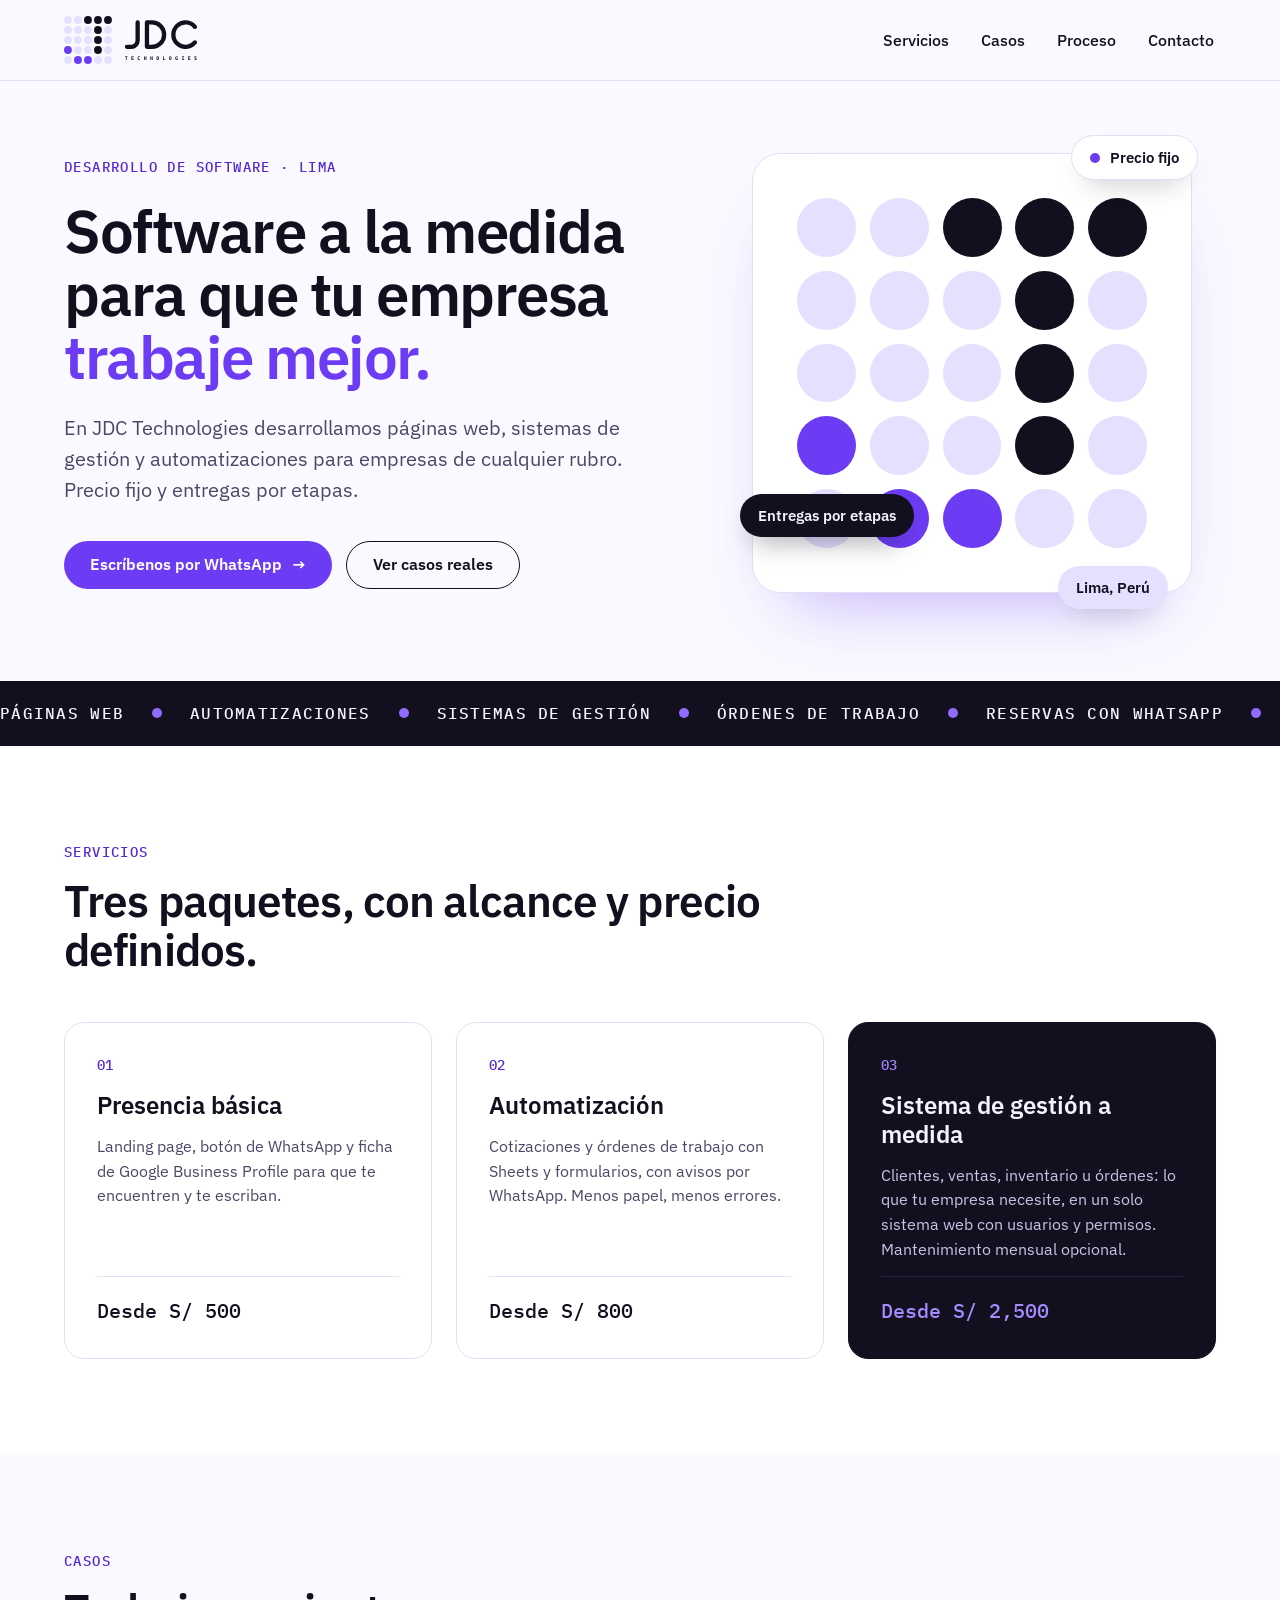
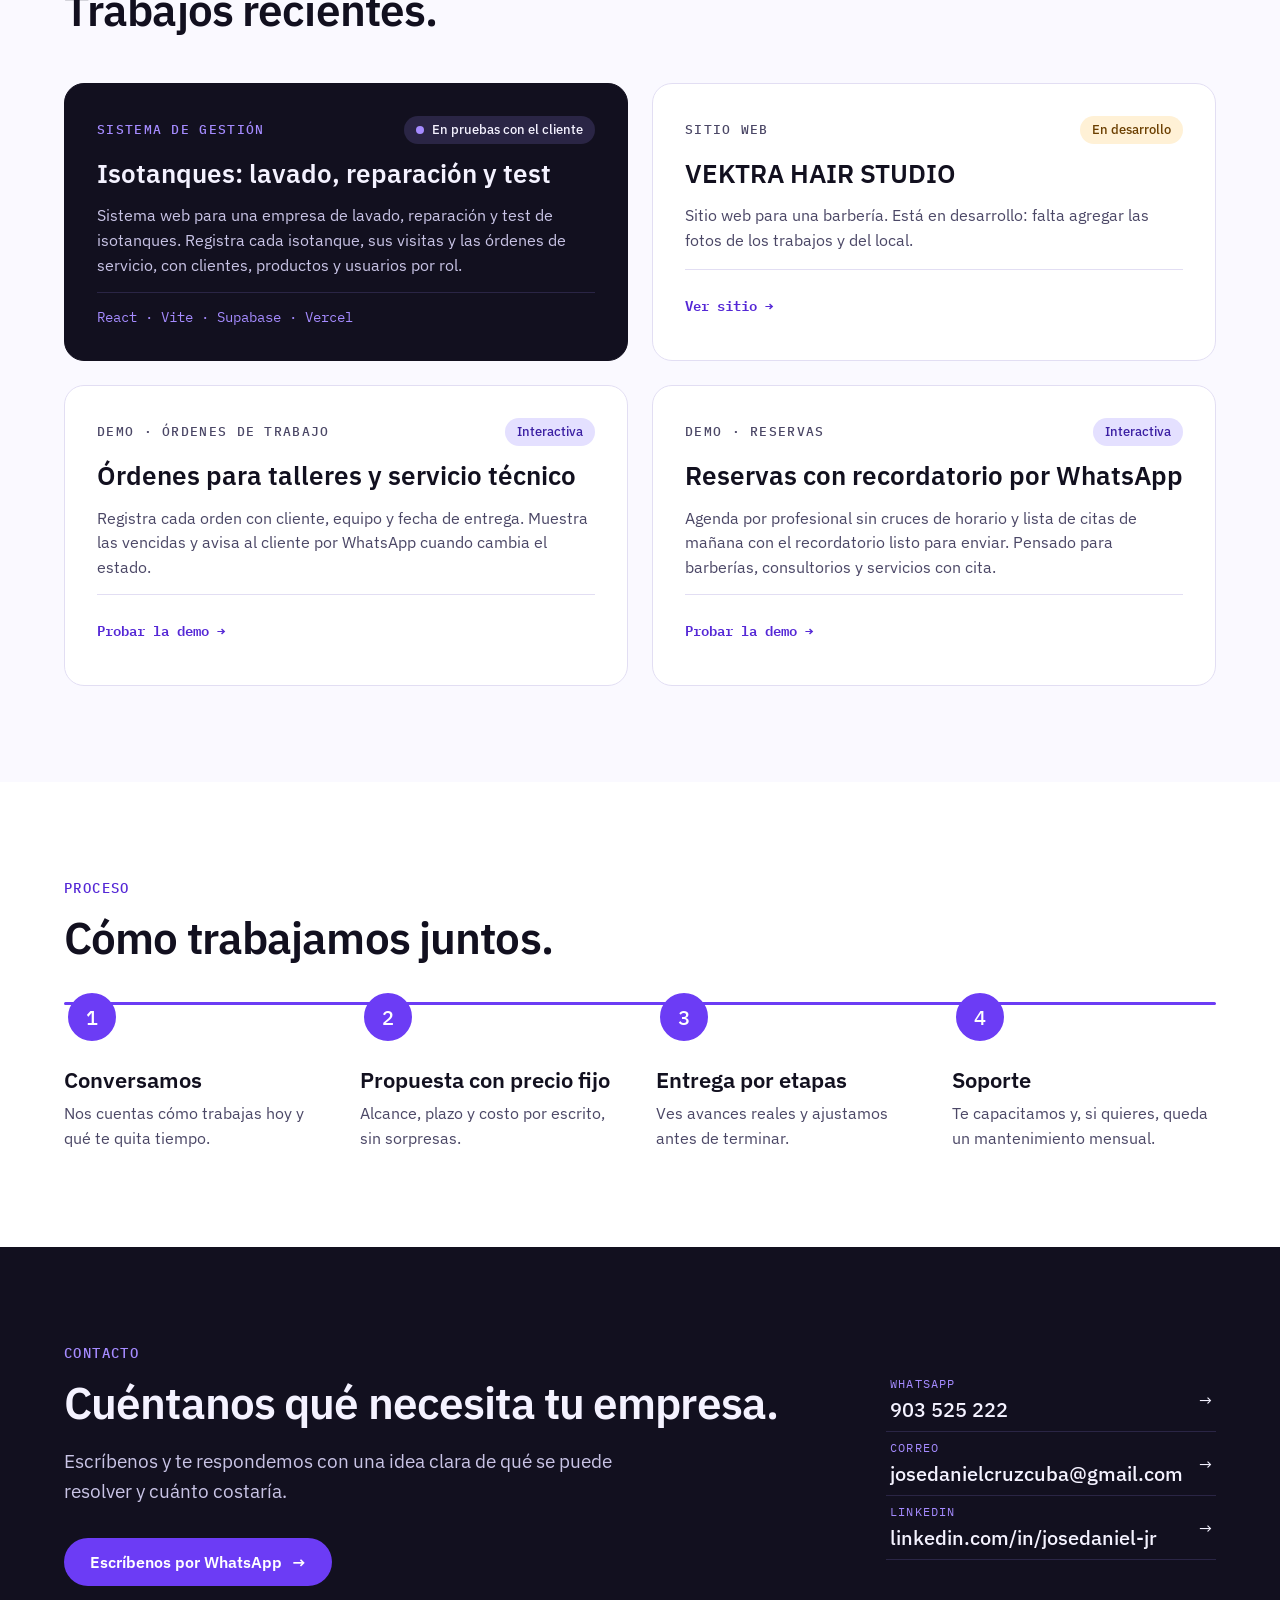
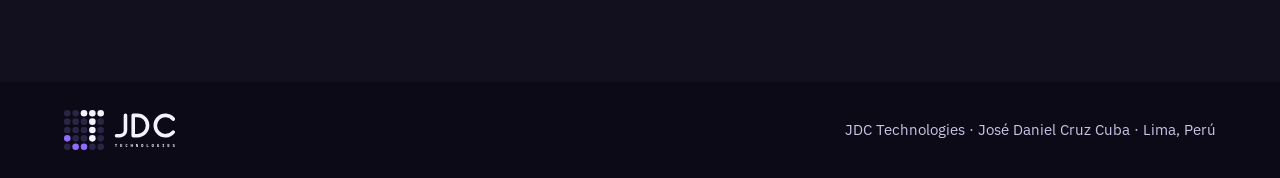
<file: index.html>
<!DOCTYPE html>
<html lang="es">
<head>
  <meta charset="utf-8">
  <meta name="viewport" content="width=device-width, initial-scale=1">
  <title>JDC Technologies · Desarrollo de software a la medida en Lima</title>
  <meta name="description" content="JDC Technologies desarrolla páginas web, sistemas de gestión y automatizaciones a la medida para empresas en Lima. Precio fijo y entregas por etapas.">
  <meta name="theme-color" content="#101923">

  <meta property="og:type" content="website">
  <meta property="og:locale" content="es_PE">
  <meta property="og:site_name" content="JDC Technologies">
  <meta property="og:title" content="JDC Technologies · Desarrollo de software a la medida">
  <meta property="og:description" content="Software a la medida para que tu empresa trabaje mejor. Precio fijo y entregas por etapas.">
  <meta property="og:url" content="https://landing-pymes.cruzdani543.workers.dev/">
  <meta property="og:image" content="https://landing-pymes.cruzdani543.workers.dev/og-image.png">
  <meta property="og:image:width" content="1200">
  <meta property="og:image:height" content="630">
  <meta property="og:image:alt" content="JDC Technologies · Software a la medida para que tu empresa trabaje mejor">
  <meta name="twitter:card" content="summary_large_image">

  <link rel="icon" href="favicon.svg" type="image/svg+xml">

  <link rel="preconnect" href="https://fonts.googleapis.com">
  <link rel="preconnect" href="https://fonts.gstatic.com" crossorigin>
  <link rel="stylesheet" href="https://fonts.googleapis.com/css2?family=IBM+Plex+Mono:wght@400;500&family=IBM+Plex+Sans:wght@400;500;600&display=swap">
  <link rel="stylesheet" href="styles.css">
</head>
<body>
  <a class="skip-link" href="#contenido">Saltar al contenido</a>

  <header class="site-header">
    <div class="container header-inner">
      <a class="brand" href="#inicio"><img src="img/logo/jdc-lockup.svg" alt="JDC Technologies" width="133" height="48"></a>
      <nav aria-label="Principal">
        <ul class="nav-list">
          <li><a href="#servicios">Servicios</a></li>
          <li><a href="#casos">Casos</a></li>
          <li><a href="#proceso">Proceso</a></li>
          <li><a href="#contacto">Contacto</a></li>
        </ul>
      </nav>
    </div>
  </header>

  <main id="contenido">
    <!-- Hero -->
    <section id="inicio" class="hero" aria-labelledby="hero-title">
      <div class="container hero-grid">
        <div class="hero-text">
          <p class="eyebrow fu d1">Desarrollo de software · Lima</p>
          <h1 id="hero-title" class="fu d2">Software a la medida para que tu empresa <span>trabaje mejor.</span></h1>
          <p class="lead fu d3">En JDC Technologies desarrollamos páginas web, sistemas de gestión y automatizaciones para empresas de cualquier rubro. Precio fijo y entregas por etapas.</p>
          <div class="actions fu d4">
            <a class="btn btn-primary" href="https://wa.me/51903525222" target="_blank" rel="noopener">Escríbenos por WhatsApp <span class="arr" aria-hidden="true">→</span></a>
            <a class="btn btn-secondary" href="#casos">Ver casos reales</a>
          </div>
        </div>

        <div class="hero-visual fu d3">
          <div class="dots-wrap">
            <div class="dots-card" aria-hidden="true">
              <div class="dots">
            <div class="dot b" style="--d:0s"></div>
            <div class="dot b" style="--d:.25s"></div>
            <div class="dot k" style="--i:0"></div>
            <div class="dot k" style="--i:1"></div>
            <div class="dot k" style="--i:2"></div>
            <div class="dot b" style="--d:.25s"></div>
            <div class="dot b" style="--d:.5s"></div>
            <div class="dot b" style="--d:.75s"></div>
            <div class="dot k" style="--i:3"></div>
            <div class="dot b" style="--d:1.25s"></div>
            <div class="dot b" style="--d:.5s"></div>
            <div class="dot b" style="--d:.75s"></div>
            <div class="dot b" style="--d:1s"></div>
            <div class="dot k" style="--i:4"></div>
            <div class="dot b" style="--d:1.5s"></div>
            <div class="dot v" style="--i:6"></div>
            <div class="dot b" style="--d:1s"></div>
            <div class="dot b" style="--d:1.25s"></div>
            <div class="dot k" style="--i:5"></div>
            <div class="dot b" style="--d:1.75s"></div>
            <div class="dot b" style="--d:1s"></div>
            <div class="dot v" style="--i:7"></div>
            <div class="dot v" style="--i:8"></div>
            <div class="dot b" style="--d:1.75s"></div>
            <div class="dot b" style="--d:2s"></div>
              </div>
            </div>
            <div class="chip chip-1"><span class="live"></span>Precio fijo</div>
            <div class="chip chip-2">Entregas por etapas</div>
            <div class="chip chip-3">Lima, Perú</div>
          </div>
        </div>
      </div>
    </section>

    <!-- Cinta de servicios (decorativa) -->
    <div class="strip" aria-hidden="true">
      <div class="track">
      <ul class="group">
        <li>Páginas web</li>
        <li>Automatizaciones</li>
        <li>Sistemas de gestión</li>
        <li>Órdenes de trabajo</li>
        <li>Reservas con WhatsApp</li>
        <li>Precio fijo</li>
        <li>Entregas por etapas</li>
      </ul>
      <ul class="group">
        <li>Páginas web</li>
        <li>Automatizaciones</li>
        <li>Sistemas de gestión</li>
        <li>Órdenes de trabajo</li>
        <li>Reservas con WhatsApp</li>
        <li>Precio fijo</li>
        <li>Entregas por etapas</li>
      </ul>
      </div>
    </div>

    <!-- Servicios -->
    <section id="servicios" class="section section-white" aria-labelledby="servicios-title">
      <div class="container">
        <p class="eyebrow rv">Servicios</p>
        <h2 id="servicios-title" class="rv">Tres paquetes, con alcance y precio definidos.</h2>
        <ul class="grid-3" role="list">
          <li class="card service rv">
            <span class="num">01</span>
            <h3>Presencia básica</h3>
            <p>Landing page, botón de WhatsApp y ficha de Google Business Profile para que te encuentren y te escriban.</p>
            <p class="price">Desde S/ 500</p>
          </li>
          <li class="card service rv">
            <span class="num">02</span>
            <h3>Automatización</h3>
            <p>Cotizaciones y órdenes de trabajo con Sheets y formularios, con avisos por WhatsApp. Menos papel, menos errores.</p>
            <p class="price">Desde S/ 800</p>
          </li>
          <li class="card service service-featured rv">
            <span class="num">03</span>
            <h3>Sistema de gestión a medida</h3>
            <p>Clientes, ventas, inventario u órdenes: lo que tu empresa necesite, en un solo sistema web con usuarios y permisos. Mantenimiento mensual opcional.</p>
            <p class="price">Desde S/ 2,500</p>
          </li>
        </ul>
      </div>
    </section>

    <!-- Casos -->
    <section id="casos" class="section" aria-labelledby="casos-title">
      <div class="container">
        <p class="eyebrow rv">Casos</p>
        <h2 id="casos-title" class="rv">Trabajos recientes.</h2>
        <div class="grid-2">
          <article class="card case case-dark rv">
            <div class="case-top">
              <p class="eyebrow">Sistema de gestión</p>
              <span class="tag tag-test"><span class="live"></span>En pruebas con el cliente</span>
            </div>
            <h3>Isotanques: lavado, reparación y test</h3>
            <p>Sistema web para una empresa de lavado, reparación y test de isotanques. Registra cada isotanque, sus visitas y las órdenes de servicio, con clientes, productos y usuarios por rol.</p>
            <p class="stack">React · Vite · Supabase · Vercel</p>
          </article>
          <article class="card case rv">
            <div class="case-top">
              <p class="eyebrow">Sitio web</p>
              <span class="tag tag-dev">En desarrollo</span>
            </div>
            <h3>VEKTRA HAIR STUDIO</h3>
            <p>Sitio web para una barbería. Está en desarrollo: falta agregar las fotos de los trabajos y del local.</p>
            <p class="stack"><a class="case-link" href="https://barberia-web.cruzdani543.workers.dev/" target="_blank" rel="noopener">Ver sitio <span class="arr" aria-hidden="true">→</span></a></p>
          </article>
          <article class="card case rv">
            <div class="case-top">
              <p class="eyebrow">Demo · Órdenes de trabajo</p>
              <span class="tag tag-demo">Interactiva</span>
            </div>
            <h3>Órdenes para talleres y servicio técnico</h3>
            <p>Registra cada orden con cliente, equipo y fecha de entrega. Muestra las vencidas y avisa al cliente por WhatsApp cuando cambia el estado.</p>
            <p class="stack"><a class="case-link" href="demo-ordenes/">Probar la demo <span class="arr" aria-hidden="true">→</span></a></p>
          </article>
          <article class="card case rv">
            <div class="case-top">
              <p class="eyebrow">Demo · Reservas</p>
              <span class="tag tag-demo">Interactiva</span>
            </div>
            <h3>Reservas con recordatorio por WhatsApp</h3>
            <p>Agenda por profesional sin cruces de horario y lista de citas de mañana con el recordatorio listo para enviar. Pensado para barberías, consultorios y servicios con cita.</p>
            <p class="stack"><a class="case-link" href="demo-reservas/">Probar la demo <span class="arr" aria-hidden="true">→</span></a></p>
          </article>
        </div>
      </div>
    </section>

    <!-- Proceso -->
    <section id="proceso" class="section section-white" aria-labelledby="proceso-title">
      <div class="container">
        <p class="eyebrow rv">Proceso</p>
        <h2 id="proceso-title" class="rv">Cómo trabajamos juntos.</h2>
        <div class="steps-line" aria-hidden="true"></div>
        <ol class="steps">
          <li class="step">
            <span class="badge">1</span>
            <h3>Conversamos</h3>
            <p>Nos cuentas cómo trabajas hoy y qué te quita tiempo.</p>
          </li>
          <li class="step">
            <span class="badge">2</span>
            <h3>Propuesta con precio fijo</h3>
            <p>Alcance, plazo y costo por escrito, sin sorpresas.</p>
          </li>
          <li class="step">
            <span class="badge">3</span>
            <h3>Entrega por etapas</h3>
            <p>Ves avances reales y ajustamos antes de terminar.</p>
          </li>
          <li class="step">
            <span class="badge">4</span>
            <h3>Soporte</h3>
            <p>Te capacitamos y, si quieres, queda un mantenimiento mensual.</p>
          </li>
        </ol>
      </div>
    </section>

    <!-- Contacto -->
    <section id="contacto" class="section section-dark" aria-labelledby="contacto-title">
      <div class="container contact-grid">
        <div class="rv">
          <p class="eyebrow">Contacto</p>
          <h2 id="contacto-title">Cuéntanos qué necesita tu empresa.</h2>
          <p class="lead">Escríbenos y te respondemos con una idea clara de qué se puede resolver y cuánto costaría.</p>
          <a class="btn btn-primary" href="https://wa.me/51903525222" target="_blank" rel="noopener">Escríbenos por WhatsApp <span class="arr" aria-hidden="true">→</span></a>
        </div>
        <ul class="contact-list rv" role="list">
          <li>
            <a class="contact-link" href="https://wa.me/51903525222" target="_blank" rel="noopener"><span><span class="ct-label">WhatsApp</span><span class="ct-value">903 525 222</span></span><span class="arr" aria-hidden="true">→</span></a>
          </li>
          <li>
            <a class="contact-link" href="mailto:josedanielcruzcuba@gmail.com"><span><span class="ct-label">Correo</span><span class="ct-value">josedanielcruzcuba@gmail.com</span></span><span class="arr" aria-hidden="true">→</span></a>
          </li>
          <li>
            <a class="contact-link" href="https://www.linkedin.com/in/josedaniel-jr/" target="_blank" rel="noopener"><span><span class="ct-label">LinkedIn</span><span class="ct-value">linkedin.com/in/josedaniel-jr</span></span><span class="arr" aria-hidden="true">→</span></a>
          </li>
        </ul>
      </div>
    </section>
  </main>

  <footer class="site-footer">
    <div class="container footer-inner">
      <img src="img/logo/jdc-lockup-reverse.svg" alt="JDC Technologies" width="111" height="40">
      <p>JDC Technologies · José Daniel Cruz Cuba · Lima, Perú</p>
    </div>
  </footer>
</body>
</html>
</file>
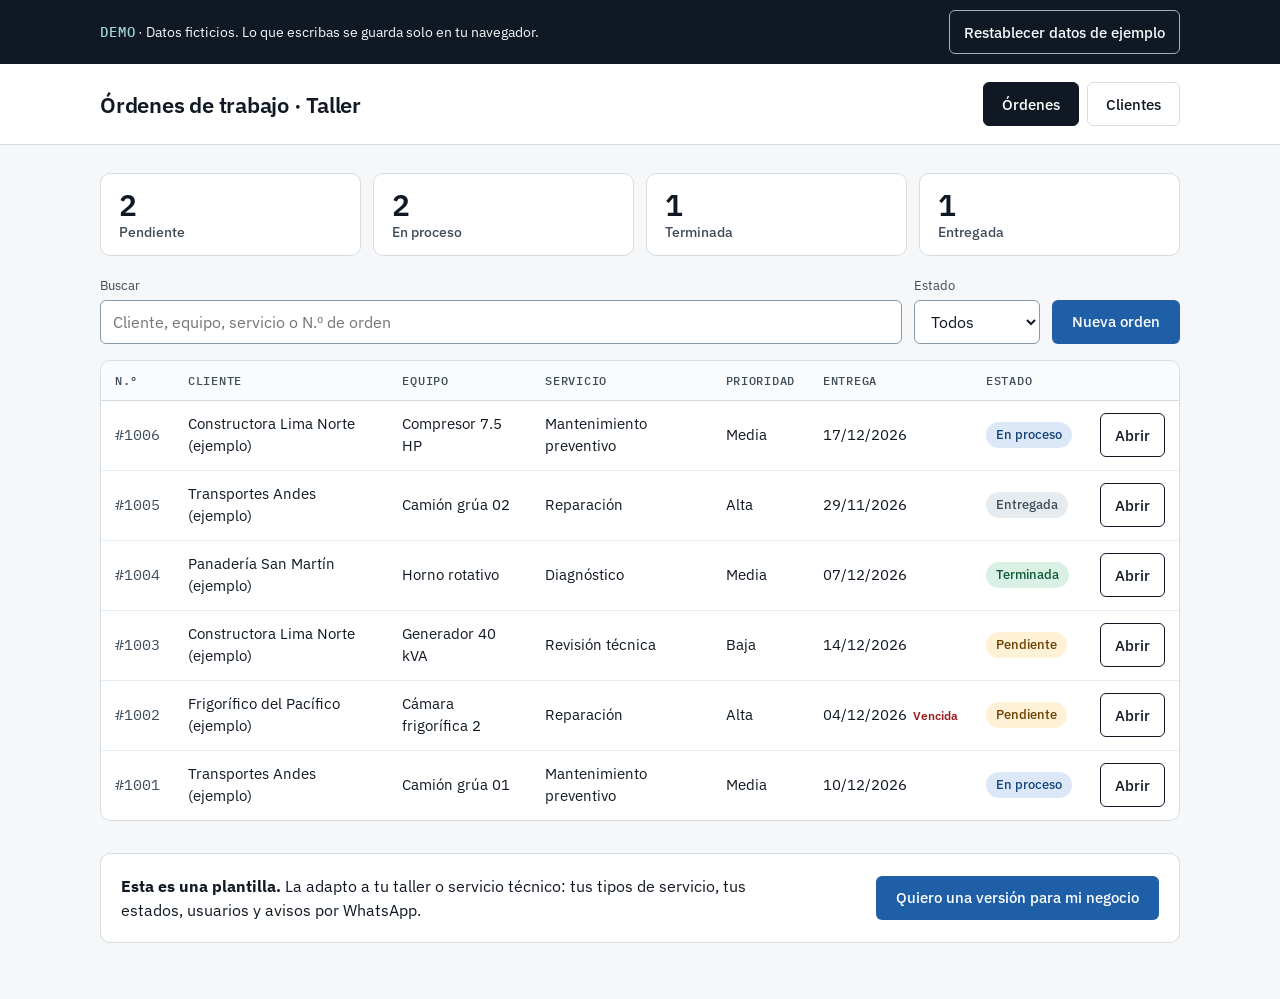
<file: demo-ordenes/index.html>
<!DOCTYPE html>
<html lang="es">
<head>
<meta charset="utf-8">
<meta name="viewport" content="width=device-width, initial-scale=1">
<title>Órdenes de trabajo – Demo para talleres</title>
<meta name="description" content="Demo de un sistema simple de órdenes de trabajo para talleres y servicios técnicos. Datos ficticios.">
<meta property="og:type" content="website">
<meta property="og:locale" content="es_PE">
<meta property="og:title" content="Demo · Órdenes de trabajo para talleres">
<meta property="og:description" content="Controla las órdenes de tu taller o servicio técnico y avisa al cliente por WhatsApp. Pruébala sin registrarte.">
<meta property="og:url" content="https://landing-pymes.cruzdani543.workers.dev/demo-ordenes/">
<meta property="og:image" content="https://landing-pymes.cruzdani543.workers.dev/og-image.png">
<meta name="twitter:card" content="summary_large_image">
<link rel="icon" href="../favicon.svg" type="image/svg+xml">
<link rel="preconnect" href="https://fonts.googleapis.com">
<link href="https://fonts.googleapis.com/css2?family=IBM+Plex+Mono:wght@400;500&family=IBM+Plex+Sans:wght@400;500;600&display=swap" rel="stylesheet">
<style>
:root{--ink:#101923;--bg:#F5F7F9;--card:#FFFFFF;--line:#D5DDE3;--mut:#3E4B58;--acc:#1F5FA8;--accd:#17487F}
*{box-sizing:border-box}
body{margin:0;font-family:'IBM Plex Sans',system-ui,sans-serif;color:var(--ink);background:var(--bg);line-height:1.5}
a{color:var(--acc)}a:hover{color:var(--accd)}
.skip{position:absolute;left:-999px;top:0;background:var(--ink);color:#fff;padding:10px 14px;z-index:60}
.skip:focus{left:8px;top:8px}
:focus-visible{outline:3px solid #F2A33A;outline-offset:2px}
.wrap{max-width:1120px;margin:0 auto;padding:0 20px}
.demo-bar{background:var(--ink);color:#F5F7F9;font-size:14px}
.demo-bar .wrap{display:flex;flex-wrap:wrap;gap:8px 16px;align-items:center;justify-content:space-between;padding-top:10px;padding-bottom:10px}
.demo-bar b{font-family:'IBM Plex Mono',monospace;font-weight:500;letter-spacing:.06em;color:#9FD8D3}
.demo-bar a{color:#9FD8D3}.demo-bar a:hover{color:#fff}
header.top{background:var(--card);border-bottom:1px solid var(--line)}
header.top .wrap{display:flex;flex-wrap:wrap;gap:12px 24px;align-items:center;justify-content:space-between;padding-top:18px;padding-bottom:18px}
h1{margin:0;font-size:22px;font-weight:600;letter-spacing:-.01em}
nav{display:flex;gap:8px}
.tab{min-height:44px;padding:0 18px;border:1px solid var(--line);background:var(--card);border-radius:6px;font:500 15px 'IBM Plex Sans',sans-serif;color:var(--ink);cursor:pointer}
.tab[aria-current="page"]{background:var(--ink);color:#fff;border-color:var(--ink)}
main{padding:28px 0 56px}
.stats{display:flex;flex-wrap:wrap;gap:12px;margin-bottom:20px}
.stat{flex:1 1 180px;min-height:44px;text-align:left;background:var(--card);border:1px solid var(--line);border-radius:10px;padding:14px 18px;cursor:pointer;font:500 14px 'IBM Plex Sans',sans-serif;color:var(--mut);display:flex;flex-direction:column;gap:2px}
.stat .n{font-size:30px;font-weight:600;color:var(--ink);line-height:1.1}
.stat.on{border:2px solid var(--acc);padding:13px 17px}
.bar{display:flex;flex-wrap:wrap;gap:12px;align-items:flex-end;margin-bottom:16px}
.field{display:flex;flex-direction:column;gap:4px;font-size:13px;color:var(--mut)}
input,select,textarea{font:400 16px 'IBM Plex Sans',sans-serif;color:var(--ink);background:#fff;border:1px solid #8A98A5;border-radius:6px;min-height:44px;padding:8px 12px}
textarea{min-height:88px;resize:vertical}
.grow{flex:1 1 240px}
.btn{min-height:44px;padding:0 20px;border:0;border-radius:6px;background:var(--acc);color:#fff;font:500 15px 'IBM Plex Sans',sans-serif;cursor:pointer}
.btn:hover{background:var(--accd)}
.btn.sec{background:#fff;color:var(--ink);border:1.5px solid var(--ink)}
.btn.sec:hover{background:#EEF2F5}
.btn.sm{min-height:44px;padding:0 14px}
.tablebox{position:relative;background:var(--card);border:1px solid var(--line);border-radius:10px;overflow-x:auto}
table{width:100%;border-collapse:collapse;min-width:760px;font-size:15px}
th{font:500 12px 'IBM Plex Mono',monospace;letter-spacing:.06em;text-transform:uppercase;color:var(--mut);text-align:left;padding:12px 14px;border-bottom:1px solid var(--line);background:#FAFBFC}
td{padding:12px 14px;border-bottom:1px solid #E7ECF0;vertical-align:middle}
tr:last-child td{border-bottom:0}
.id{font-family:'IBM Plex Mono',monospace;color:var(--mut)}
.badge{display:inline-block;padding:3px 10px;border-radius:999px;font-size:13px;font-weight:500;white-space:nowrap}
.b-p{background:#FFF1D6;color:#6B3F00}.b-e{background:#DCE8F7;color:#12437A}.b-t{background:#D9F0E4;color:#0B5A33}.b-x{background:#E6EBEF;color:#3E4B58}
.late{margin-left:6px;font-size:12px;font-weight:600;color:#9B1C1C}
.empty{padding:32px;text-align:center;color:var(--mut)}
.overlay{position:fixed;inset:0;background:rgba(16,25,35,.55);display:flex;align-items:flex-start;justify-content:center;padding:24px 12px;overflow-y:auto;z-index:50}
.modal{background:#fff;border-radius:10px;width:100%;max-width:640px;padding:24px;margin:auto}
.modal h2{margin:0 0 4px;font-size:22px}
.grid2{display:flex;flex-wrap:wrap;gap:14px 24px;margin:16px 0}
.grid2>div{flex:1 1 200px;min-width:0}
.k{font-size:12px;color:var(--mut);font-family:'IBM Plex Mono',monospace;letter-spacing:.06em;text-transform:uppercase}
.row{display:flex;flex-wrap:wrap;gap:8px}
.est{min-height:44px;padding:0 14px;border:1.5px solid var(--line);background:#fff;border-radius:6px;font:500 14px 'IBM Plex Sans',sans-serif;color:var(--ink);cursor:pointer}
.est[aria-pressed="true"]{border-color:var(--ink);background:var(--ink);color:#fff}
.notes{list-style:none;margin:8px 0 12px;padding:0;display:flex;flex-direction:column;gap:8px}
.notes li{background:#F5F7F9;border-radius:6px;padding:8px 12px;font-size:14px}
.notes small{color:var(--mut);display:block}
form.f{display:flex;flex-direction:column;gap:14px;margin-top:16px}
.foot{margin-top:32px;padding:20px;border:1px solid var(--line);border-radius:10px;background:#fff;display:flex;flex-wrap:wrap;gap:12px 24px;align-items:center;justify-content:space-between}
.foot p{margin:0;max-width:640px}
.sr{position:absolute;width:1px;height:1px;overflow:hidden;clip:rect(0 0 0 0)}
@media (prefers-reduced-motion:no-preference){.tab,.btn,.stat,.est{transition:background .15s,border-color .15s}}
</style>
</head>
<body>
<a class="skip" href="#main">Saltar al contenido</a>
<div class="demo-bar"><div class="wrap">
  <span><b>DEMO</b> · Datos ficticios. Lo que escribas se guarda solo en tu navegador.</span>
  <button class="btn sec sm" id="reset" type="button" style="background:transparent;color:#F5F7F9;border-color:#9FB0BE">Restablecer datos de ejemplo</button>
</div></div>
<header class="top"><div class="wrap">
  <h1>Órdenes de trabajo · Taller</h1>
  <nav aria-label="Secciones">
    <button class="tab" type="button" data-view="ordenes" aria-current="page">Órdenes</button>
    <button class="tab" type="button" data-view="clientes">Clientes</button>
  </nav>
</div></header>

<main id="main"><div class="wrap">
  <section id="v-ordenes" aria-label="Órdenes">
    <div class="stats" id="stats" role="group" aria-label="Filtrar por estado"></div>
    <div class="bar">
      <label class="field grow">Buscar<input id="q" type="search" placeholder="Cliente, equipo, servicio o N.º de orden" autocomplete="off"></label>
      <label class="field">Estado
        <select id="fe"><option>Todos</option></select>
      </label>
      <button class="btn" id="nueva" type="button">Nueva orden</button>
    </div>
    <div class="tablebox" id="tabla"></div>
  </section>

  <section id="v-clientes" aria-label="Clientes" hidden>
    <form class="bar" id="fcli">
      <label class="field grow">Nombre del cliente<input id="cn" required maxlength="80" autocomplete="off"></label>
      <label class="field">Teléfono (opcional)<input id="ct" inputmode="tel" maxlength="15" placeholder="9 dígitos" autocomplete="off"></label>
      <button class="btn" type="submit">Agregar cliente</button>
    </form>
    <div class="tablebox" id="clientes"></div>
  </section>

  <div class="foot">
    <p><strong>Esta es una plantilla.</strong> La adapto a tu taller o servicio técnico: tus tipos de servicio, tus estados, usuarios y avisos por WhatsApp.</p>
    <a class="btn" href="https://wa.me/51903525222?text=Hola%20Jos%C3%A9%2C%20vi%20la%20demo%20de%20%C3%B3rdenes%20de%20trabajo%20y%20quiero%20una%20versi%C3%B3n%20para%20mi%20negocio." style="text-decoration:none;display:inline-flex;align-items:center;color:#fff">Quiero una versión para mi negocio</a>
  </div>
</div></main>
<div id="modal-root"></div>

<script>
(function(){
'use strict';
var K='ot-demo-v1';
var ESTADOS=['Pendiente','En proceso','Terminada','Entregada'];
var SERVICIOS=['Mantenimiento preventivo','Reparación','Diagnóstico','Revisión técnica'];
var PRIOR=['Alta','Media','Baja'];
var BADGE={'Pendiente':'b-p','En proceso':'b-e','Terminada':'b-t','Entregada':'b-x'};
var ui={view:'ordenes',modal:null,confirmReset:false};

function esc(s){return String(s==null?'':s).replace(/[&<>"']/g,function(c){return {'&':'&amp;','<':'&lt;','>':'&gt;','"':'&quot;',"'":'&#39;'}[c];});}
function iso(n){var d=new Date();d.setDate(d.getDate()+n);return d.toISOString().slice(0,10);}
function fmt(s){if(!s)return '—';var p=s.split('-');return p[2]+'/'+p[1]+'/'+p[0];}
function hoy(){return iso(0);}

function seed(){
  return {
    nextId:1007,
    clientes:[
      {id:1,nombre:'Transportes Andes (ejemplo)',tel:''},
      {id:2,nombre:'Frigorífico del Pacífico (ejemplo)',tel:''},
      {id:3,nombre:'Constructora Lima Norte (ejemplo)',tel:''},
      {id:4,nombre:'Panadería San Martín (ejemplo)',tel:''}
    ],
    ordenes:[
      {id:1001,cliente:1,equipo:'Camión grúa 01',servicio:'Mantenimiento preventivo',prioridad:'Media',entrega:iso(5),estado:'En proceso',desc:'Cambio de aceite, filtros y revisión de frenos.',notas:[]},
      {id:1002,cliente:2,equipo:'Cámara frigorífica 2',servicio:'Reparación',prioridad:'Alta',entrega:iso(-1),estado:'Pendiente',desc:'No enfría por debajo de 4 °C. Revisar compresor.',notas:[]},
      {id:1003,cliente:3,equipo:'Generador 40 kVA',servicio:'Revisión técnica',prioridad:'Baja',entrega:iso(9),estado:'Pendiente',desc:'Revisión anual antes de iniciar obra.',notas:[]},
      {id:1004,cliente:4,equipo:'Horno rotativo',servicio:'Diagnóstico',prioridad:'Media',entrega:iso(2),estado:'Terminada',desc:'Se enciende pero no mantiene temperatura.',notas:[{t:'Falla en termostato. Se cotizó el repuesto.',f:new Date().toISOString()}]},
      {id:1005,cliente:1,equipo:'Camión grúa 02',servicio:'Reparación',prioridad:'Alta',entrega:iso(-6),estado:'Entregada',desc:'Fuga en el circuito hidráulico.',notas:[]},
      {id:1006,cliente:3,equipo:'Compresor 7.5 HP',servicio:'Mantenimiento preventivo',prioridad:'Media',entrega:iso(12),estado:'En proceso',desc:'Limpieza, cambio de correa y revisión de presostato.',notas:[]}
    ]
  };
}
var state;
function load(){try{var s=localStorage.getItem(K);if(s){var o=JSON.parse(s);if(o&&o.ordenes&&o.clientes)return o;}}catch(e){}return seed();}
function save(){try{localStorage.setItem(K,JSON.stringify(state));}catch(e){}}
state=load();

function cliente(id){for(var i=0;i<state.clientes.length;i++)if(state.clientes[i].id===id)return state.clientes[i];return {nombre:'(cliente eliminado)',tel:''};}
function orden(id){for(var i=0;i<state.ordenes.length;i++)if(state.ordenes[i].id===id)return state.ordenes[i];return null;}
function $(id){return document.getElementById(id);}

function filtradas(){
  var fe=$('fe').value,q=$('q').value.trim().toLowerCase();
  return state.ordenes.filter(function(o){
    if(fe!=='Todos'&&o.estado!==fe)return false;
    if(!q)return true;
    var txt=(o.id+' '+cliente(o.cliente).nombre+' '+o.equipo+' '+o.servicio).toLowerCase();
    return txt.indexOf(q)>-1;
  }).sort(function(a,b){return b.id-a.id;});
}
function vencida(o){return (o.estado==='Pendiente'||o.estado==='En proceso')&&o.entrega&&o.entrega<hoy();}

function renderStats(){
  var fe=$('fe').value;
  $('stats').innerHTML=ESTADOS.map(function(e){
    var n=state.ordenes.filter(function(o){return o.estado===e;}).length;
    return '<button type="button" class="stat'+(fe===e?' on':'')+'" data-estado="'+e+'" aria-pressed="'+(fe===e)+'"><span class="n">'+n+'</span><span>'+e+'</span></button>';
  }).join('');
}
function renderTabla(){
  var rows=filtradas();
  if(!rows.length){$('tabla').innerHTML='<div class="empty">No hay órdenes con ese filtro.</div>';return;}
  $('tabla').innerHTML='<table><thead><tr><th>N.º</th><th>Cliente</th><th>Equipo</th><th>Servicio</th><th>Prioridad</th><th>Entrega</th><th>Estado</th><th><span class="sr">Acciones</span></th></tr></thead><tbody>'+
  rows.map(function(o){
    return '<tr><td class="id">#'+o.id+'</td><td>'+esc(cliente(o.cliente).nombre)+'</td><td>'+esc(o.equipo)+'</td><td>'+esc(o.servicio)+'</td><td>'+esc(o.prioridad)+'</td><td>'+fmt(o.entrega)+(vencida(o)?'<span class="late">Vencida</span>':'')+'</td><td><span class="badge '+BADGE[o.estado]+'">'+o.estado+'</span></td><td><button type="button" class="btn sec sm" data-open="'+o.id+'" aria-label="Abrir orden '+o.id+'">Abrir</button></td></tr>';
  }).join('')+'</tbody></table>';
}
function renderClientes(){
  $('clientes').innerHTML='<table><thead><tr><th>Cliente</th><th>Teléfono</th><th>Órdenes</th></tr></thead><tbody>'+
  state.clientes.map(function(c){
    var n=state.ordenes.filter(function(o){return o.cliente===c.id;}).length;
    return '<tr><td>'+esc(c.nombre)+'</td><td>'+(c.tel?esc(c.tel):'—')+'</td><td>'+n+'</td></tr>';
  }).join('')+'</tbody></table>';
}
function renderAll(){renderStats();renderTabla();renderClientes();}

function waLink(o){
  var c=cliente(o.cliente);
  var msg='Hola '+c.nombre.replace(' (ejemplo)','')+', le escribimos del taller sobre la orden #'+o.id+' ('+o.equipo+'): estado "'+o.estado+'".';
  var tel=(c.tel||'').replace(/\D/g,'');
  if(tel.length===9)tel='51'+tel;
  return 'https://wa.me/'+(tel.length>=11?tel:'')+'?text='+encodeURIComponent(msg);
}

function openModal(m){ui.modal=m;drawModal();}
function closeModal(){ui.modal=null;$('modal-root').innerHTML='';}
function drawModal(){
  var m=ui.modal,root=$('modal-root');
  if(!m){root.innerHTML='';return;}
  var h='';
  if(m.type==='detalle'){
    var o=orden(m.id);if(!o){closeModal();return;}
    var c=cliente(o.cliente);
    h='<div class="overlay" data-overlay><div class="modal" role="dialog" aria-modal="true" aria-labelledby="mt">'+
    '<h2 id="mt">Orden #'+o.id+'</h2><span class="badge '+BADGE[o.estado]+'">'+o.estado+'</span>'+(vencida(o)?'<span class="late">Vencida</span>':'')+
    '<div class="grid2"><div><div class="k">Cliente</div>'+esc(c.nombre)+'</div><div><div class="k">Equipo</div>'+esc(o.equipo)+'</div><div><div class="k">Servicio</div>'+esc(o.servicio)+'</div><div><div class="k">Prioridad</div>'+esc(o.prioridad)+'</div><div><div class="k">Entrega</div>'+fmt(o.entrega)+'</div></div>'+
    '<div class="k">Descripción</div><p style="margin:4px 0 16px">'+(o.desc?esc(o.desc):'—')+'</p>'+
    '<div class="k" id="le">Cambiar estado</div><div class="row" role="group" aria-labelledby="le" style="margin:6px 0 18px">'+
    ESTADOS.map(function(e){return '<button type="button" class="est" data-set="'+e+'" aria-pressed="'+(o.estado===e)+'">'+e+'</button>';}).join('')+'</div>'+
    '<div class="k">Notas</div><ul class="notes">'+(o.notas.length?o.notas.map(function(n){return '<li>'+esc(n.t)+'<small>'+new Date(n.f).toLocaleString('es-PE')+'</small></li>';}).join(''):'<li>Sin notas todavía.</li>')+'</ul>'+
    '<div class="bar" style="margin-bottom:18px"><label class="field grow">Agregar nota<input id="nt" maxlength="200" autocomplete="off"></label><button type="button" class="btn sec" id="addnota">Guardar nota</button></div>'+
    '<div class="row"><a class="btn" href="'+waLink(o)+'" target="_blank" rel="noopener" style="text-decoration:none;display:inline-flex;align-items:center;color:#fff">Avisar al cliente por WhatsApp</a><button type="button" class="btn sec" data-close id="cl">Cerrar</button></div>'+
    '</div></div>';
  } else {
    h='<div class="overlay" data-overlay><div class="modal" role="dialog" aria-modal="true" aria-labelledby="mt"><h2 id="mt">Nueva orden</h2>'+
    '<form class="f" id="fnueva">'+
    '<label class="field">Cliente<select id="nc" required>'+state.clientes.map(function(c){return '<option value="'+c.id+'">'+esc(c.nombre)+'</option>';}).join('')+'</select></label>'+
    '<label class="field">Equipo<input id="ne" required maxlength="80" placeholder="Ej. Compresor 7.5 HP" autocomplete="off"></label>'+
    '<label class="field">Servicio<select id="ns">'+SERVICIOS.map(function(s){return '<option>'+s+'</option>';}).join('')+'</select></label>'+
    '<label class="field">Prioridad<select id="np">'+PRIOR.map(function(p){return '<option'+(p==='Media'?' selected':'')+'>'+p+'</option>';}).join('')+'</select></label>'+
    '<label class="field">Fecha de entrega<input id="nf" type="date" value="'+iso(7)+'"></label>'+
    '<label class="field">Descripción<textarea id="nd" maxlength="300"></textarea></label>'+
    '<div class="row"><button class="btn" type="submit">Crear orden</button><button type="button" class="btn sec" data-close>Cancelar</button></div>'+
    '</form></div></div>';
  }
  root.innerHTML=h;
  var first=root.querySelector('#ne')||root.querySelector('#cl');
  if(first)first.focus();
}

document.addEventListener('click',function(e){
  var t=e.target;
  var b=t.closest&&t.closest('[data-view],[data-estado],[data-open],[data-close],[data-set],#nueva,#addnota,#reset');
  if(t.hasAttribute&&t.hasAttribute('data-overlay')){closeModal();return;}
  if(!b)return;
  if(b.hasAttribute('data-view')){
    ui.view=b.getAttribute('data-view');
    $('v-ordenes').hidden=ui.view!=='ordenes';$('v-clientes').hidden=ui.view!=='clientes';
    document.querySelectorAll('.tab').forEach(function(x){if(x===b)x.setAttribute('aria-current','page');else x.removeAttribute('aria-current');});
  } else if(b.hasAttribute('data-estado')){
    var est=b.getAttribute('data-estado');
    $('fe').value=($('fe').value===est)?'Todos':est;renderAll();
  } else if(b.hasAttribute('data-open')){
    openModal({type:'detalle',id:parseInt(b.getAttribute('data-open'),10)});
  } else if(b.hasAttribute('data-close')){
    closeModal();
  } else if(b.hasAttribute('data-set')){
    var o=orden(ui.modal.id);o.estado=b.getAttribute('data-set');save();renderAll();drawModal();
  } else if(b.id==='nueva'){
    if(!state.clientes.length){return;}
    openModal({type:'nueva'});
  } else if(b.id==='addnota'){
    var inp=$('nt'),v=inp.value.trim();
    if(v){var o2=orden(ui.modal.id);o2.notas.push({t:v,f:new Date().toISOString()});save();drawModal();}
  } else if(b.id==='reset'){
    if(!ui.confirmReset){ui.confirmReset=true;b.textContent='¿Seguro? Haz clic otra vez';setTimeout(function(){ui.confirmReset=false;b.textContent='Restablecer datos de ejemplo';},4000);}
    else{state=seed();save();ui.confirmReset=false;b.textContent='Restablecer datos de ejemplo';closeModal();renderAll();}
  }
});
document.addEventListener('submit',function(e){
  e.preventDefault();
  if(e.target.id==='fnueva'){
    var o={id:state.nextId++,cliente:parseInt($('nc').value,10),equipo:$('ne').value.trim(),servicio:$('ns').value,prioridad:$('np').value,entrega:$('nf').value,estado:'Pendiente',desc:$('nd').value.trim(),notas:[]};
    if(!o.equipo)return;
    state.ordenes.push(o);save();renderAll();openModal({type:'detalle',id:o.id});
  } else if(e.target.id==='fcli'){
    var n=$('cn').value.trim();if(!n)return;
    var id=0;state.clientes.forEach(function(c){if(c.id>id)id=c.id;});
    state.clientes.push({id:id+1,nombre:n,tel:$('ct').value.trim()});
    $('cn').value='';$('ct').value='';save();renderAll();
  }
});
document.addEventListener('keydown',function(e){if(e.key==='Escape'&&ui.modal)closeModal();});
$('q').addEventListener('input',renderTabla);
$('fe').addEventListener('change',renderAll);
ESTADOS.forEach(function(s){var op=document.createElement('option');op.textContent=s;$('fe').appendChild(op);});
renderAll();
})();
</script>
</body>
</html>
</file>
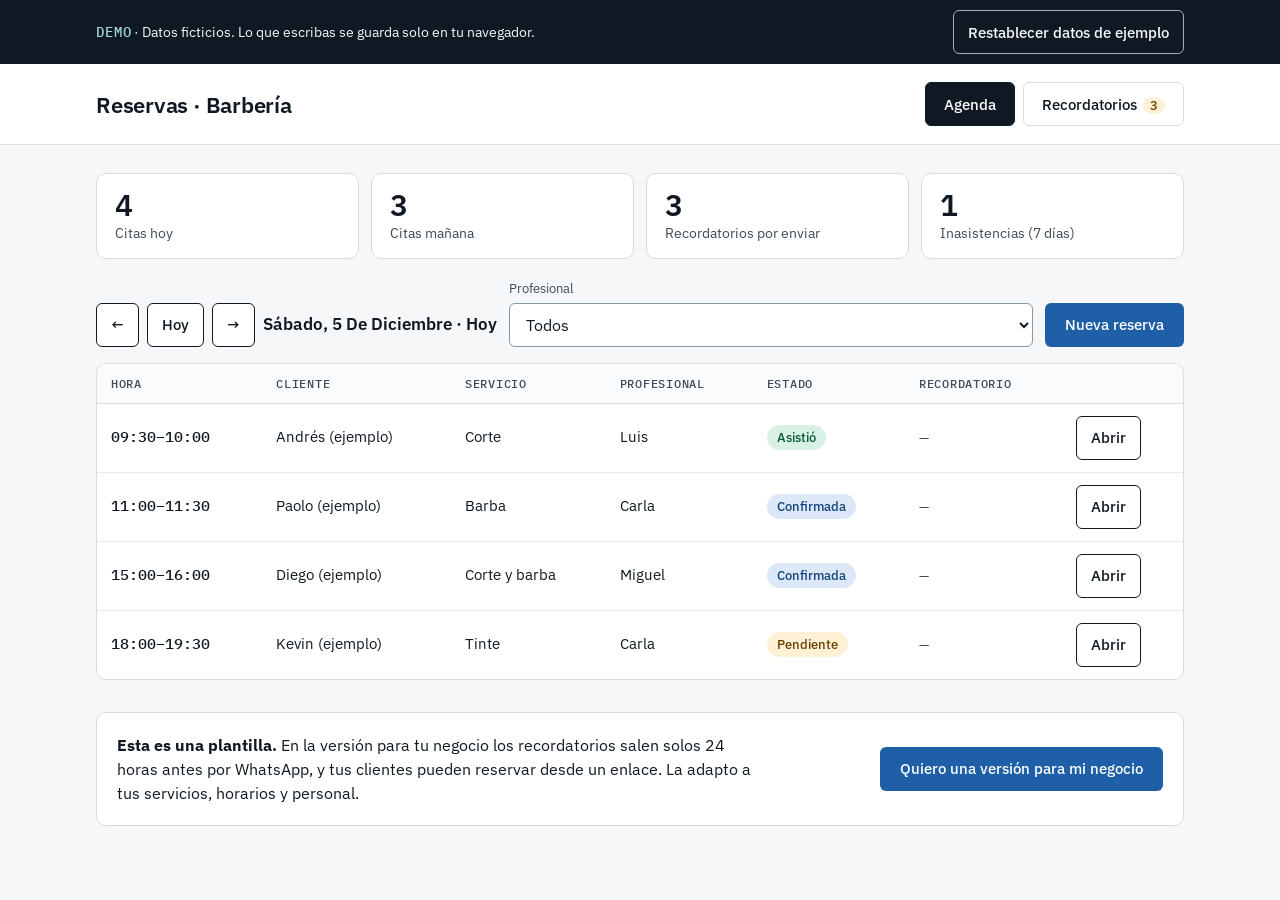
<file: demo-reservas/index.html>
<!DOCTYPE html>
<html lang="es">
<head>
<meta charset="utf-8">
<meta name="viewport" content="width=device-width, initial-scale=1">
<title>Reservas con recordatorio – Demo</title>
<meta name="description" content="Demo de un sistema simple de reservas con recordatorios por WhatsApp para barberías, consultorios y servicios con cita. Datos ficticios.">
<meta property="og:type" content="website">
<meta property="og:locale" content="es_PE">
<meta property="og:title" content="Demo · Reservas con recordatorio por WhatsApp">
<meta property="og:description" content="Agenda por profesional y recordatorios por WhatsApp para que tus clientes no falten. Pruébala sin registrarte.">
<meta property="og:url" content="https://landing-pymes.cruzdani543.workers.dev/demo-reservas/">
<meta property="og:image" content="https://landing-pymes.cruzdani543.workers.dev/og-image.png">
<meta name="twitter:card" content="summary_large_image">
<link rel="icon" href="../favicon.svg" type="image/svg+xml">
<link rel="preconnect" href="https://fonts.googleapis.com">
<link href="https://fonts.googleapis.com/css2?family=IBM+Plex+Mono:wght@400;500&family=IBM+Plex+Sans:wght@400;500;600&display=swap" rel="stylesheet">
<style>
:root{--ink:#101923;--bg:#F5F7F9;--card:#FFFFFF;--line:#D5DDE3;--mut:#3E4B58;--acc:#1F5FA8;--accd:#17487F;--wa:#0B6E4F;--wad:#08573E}
*{box-sizing:border-box}
body{margin:0;font-family:'IBM Plex Sans',system-ui,sans-serif;color:var(--ink);background:var(--bg);line-height:1.5}
a{color:var(--acc)}a:hover{color:var(--accd)}
.skip{position:absolute;left:-999px;top:0;background:var(--ink);color:#fff;padding:10px 14px;z-index:60}
.skip:focus{left:8px;top:8px}
:focus-visible{outline:3px solid #F2A33A;outline-offset:2px}
.wrap{max-width:1120px;margin:0 auto;padding:0 16px}
.demo-bar{background:var(--ink);color:#F5F7F9;font-size:14px}
.demo-bar .wrap{display:flex;flex-wrap:wrap;gap:8px 16px;align-items:center;justify-content:space-between;padding-top:10px;padding-bottom:10px}
.demo-bar b{font-family:'IBM Plex Mono',monospace;font-weight:500;letter-spacing:.06em;color:#9FD8D3}
header.top{background:var(--card);border-bottom:1px solid var(--line)}
header.top .wrap{display:flex;flex-wrap:wrap;gap:12px 24px;align-items:center;justify-content:space-between;padding-top:18px;padding-bottom:18px}
h1{margin:0;font-size:22px;font-weight:600;letter-spacing:-.01em}
nav{display:flex;flex-wrap:wrap;gap:8px}
.tab{min-height:44px;padding:0 18px;border:1px solid var(--line);background:var(--card);border-radius:6px;font:500 15px 'IBM Plex Sans',sans-serif;color:var(--ink);cursor:pointer}
.tab[aria-current="page"]{background:var(--ink);color:#fff;border-color:var(--ink)}
.tab .cnt{display:inline-block;min-width:22px;margin-left:6px;padding:0 6px;border-radius:999px;background:#FFF1D6;color:#6B3F00;font-size:13px}
main{padding:28px 0 56px}
.stats{display:flex;flex-wrap:wrap;gap:12px;margin-bottom:20px}
.stat{flex:1 1 180px;background:var(--card);border:1px solid var(--line);border-radius:10px;padding:14px 18px;font-size:14px;color:var(--mut);display:flex;flex-direction:column;gap:2px}
.stat .n{font-size:30px;font-weight:600;color:var(--ink);line-height:1.1}
.bar{display:flex;flex-wrap:wrap;gap:12px;align-items:flex-end;margin-bottom:16px}
.field{display:flex;flex-direction:column;gap:4px;font-size:13px;color:var(--mut)}
input,select,textarea{font:400 16px 'IBM Plex Sans',sans-serif;color:var(--ink);background:#fff;border:1px solid #8A98A5;border-radius:6px;min-height:44px;padding:8px 12px;max-width:100%}
textarea{min-height:110px;resize:vertical;width:100%}
.grow{flex:1 1 240px}
.btn{min-height:44px;padding:0 20px;border:0;border-radius:6px;background:var(--acc);color:#fff;font:500 15px 'IBM Plex Sans',sans-serif;cursor:pointer;text-decoration:none;display:inline-flex;align-items:center;justify-content:center}
.btn:hover{background:var(--accd);color:#fff}
.btn.sec{background:#fff;color:var(--ink);border:1.5px solid var(--ink)}
.btn.sec:hover{background:#EEF2F5;color:var(--ink)}
.btn.wa{background:var(--wa)}.btn.wa:hover{background:var(--wad)}
.btn.sm{padding:0 14px}
.daynav{display:flex;align-items:center;gap:8px;flex-wrap:wrap}
.daynav .lbl{font-weight:600;font-size:17px;min-width:200px;text-transform:capitalize}
.tablebox{background:var(--card);border:1px solid var(--line);border-radius:10px;overflow-x:auto}
table{width:100%;border-collapse:collapse;min-width:760px;font-size:15px}
th{font:500 12px 'IBM Plex Mono',monospace;letter-spacing:.06em;text-transform:uppercase;color:var(--mut);text-align:left;padding:12px 14px;border-bottom:1px solid var(--line);background:#FAFBFC}
td{padding:12px 14px;border-bottom:1px solid #E7ECF0;vertical-align:middle}
tr:last-child td{border-bottom:0}
.hora{font-family:'IBM Plex Mono',monospace;font-weight:500}
.badge{display:inline-block;padding:3px 10px;border-radius:999px;font-size:13px;font-weight:500;white-space:nowrap}
.b-p{background:#FFF1D6;color:#6B3F00}.b-c{background:#DCE8F7;color:#12437A}.b-a{background:#D9F0E4;color:#0B5A33}.b-n{background:#FBE1E1;color:#8A1C1C}.b-x{background:#E6EBEF;color:#3E4B58}
.rem{font-size:13px;color:var(--mut);white-space:nowrap}
.rem.ok{color:#0B5A33;font-weight:500}
.empty{padding:32px;text-align:center;color:var(--mut)}
.cards{display:flex;flex-direction:column;gap:12px}
.rcard{background:var(--card);border:1px solid var(--line);border-radius:10px;padding:16px 18px;display:flex;flex-wrap:wrap;gap:12px 20px;align-items:center;justify-content:space-between}
.rcard.done{background:#F3FAF6;border-color:#B9DEC9}
.rcard h3{margin:0;font-size:17px}
.rcard p{margin:2px 0 0;color:var(--mut);font-size:14px}
.preview{margin-top:8px;background:#E9F6EF;border-radius:8px;padding:10px 12px;font-size:14px;color:var(--ink);max-width:560px;white-space:pre-wrap}
.panel{background:var(--card);border:1px solid var(--line);border-radius:10px;padding:18px;margin-top:24px}
.panel h2{margin:0 0 4px;font-size:18px}
.panel p{margin:0 0 12px;color:var(--mut);font-size:14px}
code{font-family:'IBM Plex Mono',monospace;font-size:13px;background:#EEF2F5;padding:1px 5px;border-radius:4px}
.overlay{position:fixed;inset:0;background:rgba(16,25,35,.55);display:flex;align-items:flex-start;justify-content:center;padding:24px 12px;overflow-y:auto;z-index:50}
.modal{background:#fff;border-radius:10px;width:100%;max-width:640px;padding:24px;margin:auto}
.modal h2{margin:0 0 4px;font-size:22px}
.grid2{display:flex;flex-wrap:wrap;gap:14px 24px;margin:16px 0}
.grid2>div{flex:1 1 200px;min-width:0}
.k{font-size:12px;color:var(--mut);font-family:'IBM Plex Mono',monospace;letter-spacing:.06em;text-transform:uppercase}
.row{display:flex;flex-wrap:wrap;gap:8px}
.est{min-height:44px;padding:0 14px;border:1.5px solid var(--line);background:#fff;border-radius:6px;font:500 14px 'IBM Plex Sans',sans-serif;color:var(--ink);cursor:pointer}
.est[aria-pressed="true"]{border-color:var(--ink);background:var(--ink);color:#fff}
form.f{display:flex;flex-direction:column;gap:14px;margin-top:16px}
form.f .two{display:flex;flex-wrap:wrap;gap:14px}
form.f .two>label{flex:1 1 200px}
.err{color:#9B1C1C;font-size:14px;font-weight:500;min-height:1.2em;margin:0}
.foot{margin-top:32px;padding:20px;border:1px solid var(--line);border-radius:10px;background:#fff;display:flex;flex-wrap:wrap;gap:12px 24px;align-items:center;justify-content:space-between}
.foot p{margin:0;max-width:640px}
.sr{position:absolute;width:1px;height:1px;overflow:hidden;clip:rect(0 0 0 0)}
@media (prefers-reduced-motion:no-preference){.tab,.btn,.est{transition:background .15s,border-color .15s}}
</style>
</head>
<body>
<a class="skip" href="#main">Saltar al contenido</a>
<div class="demo-bar"><div class="wrap">
  <span><b>DEMO</b> · Datos ficticios. Lo que escribas se guarda solo en tu navegador.</span>
  <button class="btn sec sm" id="reset" type="button" style="background:transparent;color:#F5F7F9;border-color:#9FB0BE">Restablecer datos de ejemplo</button>
</div></div>
<header class="top"><div class="wrap">
  <h1>Reservas · Barbería</h1>
  <nav aria-label="Secciones">
    <button class="tab" type="button" data-view="agenda" aria-current="page">Agenda</button>
    <button class="tab" type="button" data-view="recordatorios">Recordatorios<span class="cnt" id="cnt-rem"></span></button>
  </nav>
</div></header>

<main id="main"><div class="wrap">
  <div class="stats" id="stats"></div>

  <section id="v-agenda" aria-label="Agenda">
    <div class="bar">
      <div class="daynav">
        <button class="btn sec sm" type="button" data-day="-1" aria-label="Día anterior">←</button>
        <button class="btn sec sm" type="button" data-day="0">Hoy</button>
        <button class="btn sec sm" type="button" data-day="1" aria-label="Día siguiente">→</button>
        <span class="lbl" id="daylbl" aria-live="polite"></span>
      </div>
      <label class="field grow">Profesional
        <select id="fp"><option>Todos</option></select>
      </label>
      <button class="btn" id="nueva" type="button">Nueva reserva</button>
    </div>
    <div class="tablebox" id="tabla"></div>
  </section>

  <section id="v-recordatorios" aria-label="Recordatorios" hidden>
    <div class="bar" style="justify-content:space-between">
      <div>
        <h2 style="margin:0;font-size:18px">Citas de mañana</h2>
        <p style="margin:0;color:var(--mut);font-size:14px" id="remlbl"></p>
      </div>
    </div>
    <div class="cards" id="remlist"></div>

    <div class="panel">
      <h2>Mensaje de recordatorio</h2>
      <p>Usa <code>{nombre}</code>, <code>{servicio}</code>, <code>{fecha}</code>, <code>{hora}</code> y <code>{profesional}</code>. Se reemplazan con los datos de cada cita.</p>
      <label class="field">Plantilla<textarea id="tpl" maxlength="400"></textarea></label>
    </div>
  </section>

  <div class="foot">
    <p><strong>Esta es una plantilla.</strong> En la versión para tu negocio los recordatorios salen solos 24 horas antes por WhatsApp, y tus clientes pueden reservar desde un enlace. La adapto a tus servicios, horarios y personal.</p>
    <a class="btn" href="https://wa.me/51903525222?text=Hola%20Jos%C3%A9%2C%20vi%20la%20demo%20de%20reservas%20con%20recordatorios%20y%20quiero%20una%20versi%C3%B3n%20para%20mi%20negocio.">Quiero una versión para mi negocio</a>
  </div>
</div></main>
<div id="modal-root"></div>

<script>
(function(){
'use strict';
var K='reservas-demo-v1';
var ESTADOS=['Pendiente','Confirmada','Asistió','No asistió','Cancelada'];
var BADGE={'Pendiente':'b-p','Confirmada':'b-c','Asistió':'b-a','No asistió':'b-n','Cancelada':'b-x'};
var SERVICIOS=[{n:'Corte',min:30},{n:'Barba',min:30},{n:'Corte y barba',min:60},{n:'Tinte',min:90}];
var PROFES=['Luis','Carla','Miguel'];
var APERTURA=9*60,CIERRE=20*60,PASO=30;
var TPL='Hola {nombre}, te recordamos tu cita de {servicio} mañana {fecha} a las {hora} con {profesional}. Responde SÍ para confirmar o escríbenos si necesitas cambiarla.';
var ui={view:'agenda',day:0,modal:null,confirmReset:false};

function esc(s){return String(s==null?'':s).replace(/[&<>"']/g,function(c){return {'&':'&amp;','<':'&lt;','>':'&gt;','"':'&quot;',"'":'&#39;'}[c];});}
function iso(n){var d=new Date();d.setDate(d.getDate()+n);var m=d.getMonth()+1,dd=d.getDate();return d.getFullYear()+'-'+(m<10?'0':'')+m+'-'+(dd<10?'0':'')+dd;}
function fmt(s){var p=s.split('-');return p[2]+'/'+p[1];}
function largo(s){var p=s.split('-');return new Date(+p[0],p[1]-1,+p[2]).toLocaleDateString('es-PE',{weekday:'long',day:'numeric',month:'long'});}
function aMin(h){var p=h.split(':');return (+p[0])*60+(+p[1]);}
function aHora(m){var h=Math.floor(m/60),mm=m%60;return (h<10?'0':'')+h+':'+(mm<10?'0':'')+mm;}
function dur(serv){for(var i=0;i<SERVICIOS.length;i++)if(SERVICIOS[i].n===serv)return SERVICIOS[i].min;return 30;}
function $(id){return document.getElementById(id);}

function seed(){
  var r=[],id=1;
  function add(d,h,nom,serv,pro,est){r.push({id:id++,fecha:iso(d),hora:h,nombre:nom,tel:'',servicio:serv,profesional:pro,estado:est,recordado:null,nota:''});}
  add(-1,'10:00','Jorge (ejemplo)','Corte','Luis','Asistió');
  add(-1,'16:30','Renato (ejemplo)','Corte y barba','Miguel','No asistió');
  add(0,'09:30','Andrés (ejemplo)','Corte','Luis','Asistió');
  add(0,'11:00','Paolo (ejemplo)','Barba','Carla','Confirmada');
  add(0,'15:00','Diego (ejemplo)','Corte y barba','Miguel','Confirmada');
  add(0,'18:00','Kevin (ejemplo)','Tinte','Carla','Pendiente');
  add(1,'10:00','Martín (ejemplo)','Corte','Luis','Pendiente');
  add(1,'12:30','Sebastián (ejemplo)','Corte y barba','Carla','Pendiente');
  add(1,'17:00','Óscar (ejemplo)','Barba','Miguel','Pendiente');
  add(2,'11:30','Hugo (ejemplo)','Corte','Miguel','Pendiente');
  return {nextId:id,tpl:TPL,reservas:r};
}
var state;
function load(){try{var s=localStorage.getItem(K);if(s){var o=JSON.parse(s);if(o&&o.reservas)return o;}}catch(e){}return seed();}
function save(){try{localStorage.setItem(K,JSON.stringify(state));}catch(e){}}
state=load();

function reserva(id){for(var i=0;i<state.reservas.length;i++)if(state.reservas[i].id===id)return state.reservas[i];return null;}
function activa(r){return r.estado==='Pendiente'||r.estado==='Confirmada';}
function delDia(f){return state.reservas.filter(function(r){return r.fecha===f;}).sort(function(a,b){return aMin(a.hora)-aMin(b.hora);});}
function porRecordar(){return delDia(iso(1)).filter(function(r){return activa(r);});}

// ¿El profesional ya tiene una cita activa que se cruza con este horario?
function choca(fecha,hora,serv,pro,ignorar){
  var ini=aMin(hora),fin=ini+dur(serv);
  return state.reservas.some(function(r){
    if(r.id===ignorar||r.fecha!==fecha||r.profesional!==pro||!activa(r))return false;
    var a=aMin(r.hora),b=a+dur(r.servicio);
    return ini<b&&a<fin;
  });
}
function horasLibres(fecha,serv,pro){
  var out=[],ahora=new Date(),minHoy=fecha===iso(0)?ahora.getHours()*60+ahora.getMinutes():-1;
  for(var m=APERTURA;m+dur(serv)<=CIERRE;m+=PASO){
    if(m<=minHoy)continue;
    if(!choca(fecha,aHora(m),serv,pro,null))out.push(aHora(m));
  }
  return out;
}

function mensaje(r){
  var p=r.fecha.split('-');
  return (state.tpl||TPL).replace(/\{nombre\}/g,r.nombre.replace(' (ejemplo)',''))
    .replace(/\{servicio\}/g,r.servicio.toLowerCase()).replace(/\{fecha\}/g,p[2]+'/'+p[1])
    .replace(/\{hora\}/g,r.hora).replace(/\{profesional\}/g,r.profesional);
}
function waLink(r){
  var tel=(r.tel||'').replace(/\D/g,'');
  if(tel.length===9)tel='51'+tel;
  return 'https://wa.me/'+(tel.length>=11?tel:'')+'?text='+encodeURIComponent(mensaje(r));
}
function remTxt(r){
  if(r.recordado)return '<span class="rem ok">Enviado '+new Date(r.recordado).toLocaleTimeString('es-PE',{hour:'2-digit',minute:'2-digit'})+'</span>';
  return '<span class="rem">'+(r.fecha===iso(1)&&activa(r)?'Por enviar':'—')+'</span>';
}

function renderStats(){
  var hoy=delDia(iso(0)).filter(function(r){return r.estado!=='Cancelada';}).length;
  var man=delDia(iso(1)).filter(activa).length;
  var pend=porRecordar().filter(function(r){return !r.recordado;}).length;
  var semana=state.reservas.filter(function(r){return r.estado==='No asistió'&&r.fecha>=iso(-7)&&r.fecha<=iso(0);}).length;
  $('stats').innerHTML=[[hoy,'Citas hoy'],[man,'Citas mañana'],[pend,'Recordatorios por enviar'],[semana,'Inasistencias (7 días)']].map(function(s){
    return '<div class="stat"><span class="n">'+s[0]+'</span><span>'+s[1]+'</span></div>';
  }).join('');
  $('cnt-rem').textContent=pend||'';
  $('cnt-rem').hidden=!pend;
}
function renderAgenda(){
  var f=iso(ui.day),fp=$('fp').value;
  $('daylbl').textContent=largo(f)+(ui.day===0?' · hoy':ui.day===1?' · mañana':'');
  var rows=delDia(f).filter(function(r){return fp==='Todos'||r.profesional===fp;});
  if(!rows.length){$('tabla').innerHTML='<div class="empty">No hay reservas para este día.</div>';return;}
  $('tabla').innerHTML='<table><thead><tr><th>Hora</th><th>Cliente</th><th>Servicio</th><th>Profesional</th><th>Estado</th><th>Recordatorio</th><th><span class="sr">Acciones</span></th></tr></thead><tbody>'+
  rows.map(function(r){
    return '<tr><td class="hora">'+r.hora+'–'+aHora(aMin(r.hora)+dur(r.servicio))+'</td><td>'+esc(r.nombre)+'</td><td>'+esc(r.servicio)+'</td><td>'+esc(r.profesional)+'</td><td><span class="badge '+BADGE[r.estado]+'">'+r.estado+'</span></td><td>'+remTxt(r)+'</td><td><button type="button" class="btn sec sm" data-open="'+r.id+'" aria-label="Abrir reserva de '+esc(r.nombre)+'">Abrir</button></td></tr>';
  }).join('')+'</tbody></table>';
}
function renderRecordatorios(){
  var list=porRecordar(),pend=list.filter(function(r){return !r.recordado;}).length;
  $('remlbl').textContent=largo(iso(1))+' · '+(list.length?(pend?pend+' por enviar de '+list.length:'Todos enviados'):'sin citas');
  if(!list.length){$('remlist').innerHTML='<div class="tablebox"><div class="empty">No hay citas activas para mañana.</div></div>';return;}
  $('remlist').innerHTML=list.map(function(r){
    return '<article class="rcard'+(r.recordado?' done':'')+'"><div style="flex:1 1 320px;min-width:0">'+
      '<h3>'+r.hora+' · '+esc(r.nombre)+'</h3><p>'+esc(r.servicio)+' con '+esc(r.profesional)+' · <span class="badge '+BADGE[r.estado]+'">'+r.estado+'</span> '+remTxt(r)+(r.tel?'':' · <em>sin teléfono: WhatsApp te pedirá el contacto</em>')+'</p>'+
      '<div class="preview">'+esc(mensaje(r))+'</div></div>'+
      '<div class="row"><a class="btn wa" href="'+waLink(r)+'" target="_blank" rel="noopener" data-remind="'+r.id+'">'+(r.recordado?'Reenviar':'Enviar por WhatsApp')+'</a>'+
      (r.estado==='Pendiente'?'<button type="button" class="btn sec" data-confirm="'+r.id+'">Marcar confirmada</button>':'')+'</div></article>';
  }).join('');
}
function renderAll(){renderStats();renderAgenda();renderRecordatorios();}

function openModal(m){ui.modal=m;drawModal();}
function closeModal(){ui.modal=null;$('modal-root').innerHTML='';}
function opts(arr,sel){return arr.map(function(v){return '<option'+(v===sel?' selected':'')+'>'+esc(v)+'</option>';}).join('');}
function drawModal(){
  var m=ui.modal,root=$('modal-root');
  if(!m){root.innerHTML='';return;}
  var h;
  if(m.type==='detalle'){
    var r=reserva(m.id);if(!r){closeModal();return;}
    h='<div class="overlay" data-overlay><div class="modal" role="dialog" aria-modal="true" aria-labelledby="mt">'+
    '<h2 id="mt">'+esc(r.nombre)+'</h2><span class="badge '+BADGE[r.estado]+'">'+r.estado+'</span> '+remTxt(r)+
    '<div class="grid2"><div><div class="k">Fecha</div><span style="text-transform:capitalize">'+largo(r.fecha)+'</span></div><div><div class="k">Hora</div>'+r.hora+' – '+aHora(aMin(r.hora)+dur(r.servicio))+'</div><div><div class="k">Servicio</div>'+esc(r.servicio)+'</div><div><div class="k">Profesional</div>'+esc(r.profesional)+'</div><div><div class="k">Teléfono</div>'+(r.tel?esc(r.tel):'—')+'</div></div>'+
    (r.nota?'<div class="k">Nota</div><p style="margin:4px 0 16px">'+esc(r.nota)+'</p>':'')+
    '<div class="k" id="le">Cambiar estado</div><div class="row" role="group" aria-labelledby="le" style="margin:6px 0 18px">'+
    ESTADOS.map(function(e){return '<button type="button" class="est" data-set="'+e+'" aria-pressed="'+(r.estado===e)+'">'+e+'</button>';}).join('')+'</div>'+
    '<div class="row"><a class="btn wa" href="'+waLink(r)+'" target="_blank" rel="noopener" data-remind="'+r.id+'">Enviar recordatorio por WhatsApp</a><button type="button" class="btn sec" data-close id="cl">Cerrar</button></div>'+
    '</div></div>';
  } else {
    var f=m.fecha||iso(ui.day<0?0:ui.day),s=m.servicio||SERVICIOS[0].n,p=m.profesional||PROFES[0];
    var libres=horasLibres(f,s,p);
    h='<div class="overlay" data-overlay><div class="modal" role="dialog" aria-modal="true" aria-labelledby="mt"><h2 id="mt">Nueva reserva</h2>'+
    '<form class="f" id="fnueva" novalidate>'+
    '<div class="two"><label class="field">Nombre del cliente<input id="nn" required maxlength="60" autocomplete="off" value="'+esc(m.nombre||'')+'"></label>'+
    '<label class="field">Teléfono (opcional)<input id="nt" inputmode="tel" maxlength="15" placeholder="9 dígitos" autocomplete="off" value="'+esc(m.tel||'')+'"></label></div>'+
    '<div class="two"><label class="field">Servicio<select id="ns" data-refresh>'+opts(SERVICIOS.map(function(x){return x.n;}),s)+'</select></label>'+
    '<label class="field">Profesional<select id="np" data-refresh>'+opts(PROFES,p)+'</select></label></div>'+
    '<div class="two"><label class="field">Fecha<input id="nf" type="date" min="'+iso(0)+'" value="'+f+'" data-refresh></label>'+
    '<label class="field">Hora disponible<select id="nh">'+(libres.length?opts(libres,null):'<option value="">Sin horarios libres</option>')+'</select></label></div>'+
    '<label class="field">Nota (opcional)<input id="no" maxlength="120" autocomplete="off" value="'+esc(m.nota||'')+'"></label>'+
    '<p class="err" id="nerr" role="alert"></p>'+
    '<div class="row"><button class="btn" type="submit">Guardar reserva</button><button type="button" class="btn sec" data-close>Cancelar</button></div>'+
    '</form></div></div>';
  }
  root.innerHTML=h;
  var first=root.querySelector(m.focus||'#nn')||root.querySelector('#cl');
  if(first)first.focus();
}
// Al cambiar servicio, profesional o fecha se recalculan los horarios libres sin perder lo escrito
function refrescarNueva(focus){
  openModal({type:'nueva',focus:focus,nombre:$('nn').value,tel:$('nt').value,servicio:$('ns').value,profesional:$('np').value,fecha:$('nf').value||iso(0),nota:$('no').value});
}

document.addEventListener('click',function(e){
  var t=e.target;
  if(t.hasAttribute&&t.hasAttribute('data-overlay')){closeModal();return;}
  var b=t.closest&&t.closest('[data-view],[data-day],[data-open],[data-close],[data-set],[data-remind],[data-confirm],#nueva,#reset');
  if(!b)return;
  if(b.hasAttribute('data-view')){
    ui.view=b.getAttribute('data-view');
    $('v-agenda').hidden=ui.view!=='agenda';$('v-recordatorios').hidden=ui.view!=='recordatorios';
    document.querySelectorAll('.tab').forEach(function(x){if(x===b)x.setAttribute('aria-current','page');else x.removeAttribute('aria-current');});
  } else if(b.hasAttribute('data-day')){
    var d=parseInt(b.getAttribute('data-day'),10);ui.day=d===0?0:ui.day+d;renderAgenda();
  } else if(b.hasAttribute('data-open')){
    openModal({type:'detalle',id:parseInt(b.getAttribute('data-open'),10)});
  } else if(b.hasAttribute('data-close')){
    closeModal();
  } else if(b.hasAttribute('data-set')){
    var r=reserva(ui.modal.id);r.estado=b.getAttribute('data-set');save();renderAll();drawModal();
  } else if(b.hasAttribute('data-remind')){
    // El enlace abre WhatsApp en otra pestaña; aquí solo registramos el envío
    var r2=reserva(parseInt(b.getAttribute('data-remind'),10));
    if(r2){r2.recordado=new Date().toISOString();save();setTimeout(function(){renderAll();if(ui.modal)drawModal();},0);}
  } else if(b.hasAttribute('data-confirm')){
    var r3=reserva(parseInt(b.getAttribute('data-confirm'),10));r3.estado='Confirmada';save();renderAll();
  } else if(b.id==='nueva'){
    openModal({type:'nueva'});
  } else if(b.id==='reset'){
    if(!ui.confirmReset){ui.confirmReset=true;b.textContent='¿Seguro? Haz clic otra vez';setTimeout(function(){ui.confirmReset=false;b.textContent='Restablecer datos de ejemplo';},4000);}
    else{state=seed();save();ui.confirmReset=false;b.textContent='Restablecer datos de ejemplo';closeModal();$('tpl').value=state.tpl;renderAll();}
  }
});
document.addEventListener('change',function(e){
  if(e.target.hasAttribute&&e.target.hasAttribute('data-refresh'))refrescarNueva('#'+e.target.id);
  else if(e.target.id==='fp')renderAgenda();
});
document.addEventListener('submit',function(e){
  e.preventDefault();
  if(e.target.id!=='fnueva')return;
  var nom=$('nn').value.trim(),hora=$('nh').value,f=$('nf').value,s=$('ns').value,p=$('np').value;
  if(!nom){$('nerr').textContent='Escribe el nombre del cliente.';$('nn').focus();return;}
  if(!f||f<iso(0)){$('nerr').textContent='Elige una fecha de hoy en adelante.';$('nf').focus();return;}
  if(!hora){$('nerr').textContent=p+' no tiene horarios libres ese día para '+s.toLowerCase()+'. Prueba otra fecha o profesional.';return;}
  if(choca(f,hora,s,p,null)){$('nerr').textContent='Ese horario acaba de ocuparse. Elige otro.';return;}
  var r={id:state.nextId++,fecha:f,hora:hora,nombre:nom,tel:$('nt').value.trim(),servicio:s,profesional:p,estado:'Pendiente',recordado:null,nota:$('no').value.trim()};
  state.reservas.push(r);save();
  ui.day=Math.round((new Date(f+'T00:00')-new Date(iso(0)+'T00:00'))/864e5);
  renderAll();openModal({type:'detalle',id:r.id});
});
document.addEventListener('keydown',function(e){if(e.key==='Escape'&&ui.modal)closeModal();});
$('tpl').addEventListener('input',function(){state.tpl=this.value;save();renderRecordatorios();});
PROFES.forEach(function(p){var op=document.createElement('option');op.textContent=p;$('fp').appendChild(op);});
$('tpl').value=state.tpl;
renderAll();
})();
</script>
</body>
</html>
</file>
<file: styles.css>
/* ---------- Tokens ---------- */
:root {
  --bg: #FAF9FF;
  --surface: #FFFFFF;
  --ink: #12101F;
  --text-2: #4B4766;
  --border: #E2DEF3;
  --accent: #6C3CF5;
  --accent-deep: #5528D6;
  --lav: #E4E0FF;

  --dark-bg: #12101F;
  --dark-deep: #0C0A16;
  --dark-line: #2A2545;
  --dark-text: #F4F2FF;
  --dark-text-2: #C9C4E6;
  --dark-detail: #A58BFF;

  --sans: "IBM Plex Sans", system-ui, -apple-system, "Segoe UI", Roboto, sans-serif;
  --mono: "IBM Plex Mono", ui-monospace, Menlo, Consolas, monospace;

  --container: 1200px;
  --gutter: 24px;
}

/* ---------- Base ---------- */
*,
*::before,
*::after { box-sizing: border-box; }

html { scroll-behavior: smooth; }

body {
  margin: 0;
  background: var(--bg);
  color: var(--ink);
  font-family: var(--sans);
  line-height: 1.55;
  overflow-x: hidden;
}

img { max-width: 100%; }
a { color: inherit; }
:focus-visible { outline: 3px solid #F2A33A; outline-offset: 3px; }

.skip-link {
  position: absolute;
  left: -999px;
  top: 0;
  z-index: 100;
  padding: 12px 16px;
  background: var(--ink);
  color: #fff;
}
.skip-link:focus { left: 8px; top: 8px; }

.container {
  max-width: var(--container);
  margin: 0 auto;
  padding: 0 var(--gutter);
}

.section { padding: 96px 0; }
.section-white { background: var(--surface); }

.eyebrow {
  margin: 0 0 14px;
  font-family: var(--mono);
  font-size: 14px;
  font-weight: 500;
  letter-spacing: .1em;
  text-transform: uppercase;
  color: var(--accent-deep);
}

h1, h2, h3 { margin: 0; }
h2 {
  font-size: clamp(30px, 4vw, 44px);
  line-height: 1.1;
  font-weight: 600;
  letter-spacing: -.02em;
}
.section h2 { margin-bottom: 48px; max-width: 720px; }
h3 { font-size: 24px; font-weight: 600; line-height: 1.2; }
p { margin: 0; }

.lead { font-size: 20px; color: var(--text-2); max-width: 560px; }

/* ---------- Botones y enlaces ---------- */
.actions { display: flex; flex-wrap: wrap; gap: 14px; }

.btn {
  display: inline-flex;
  align-items: center;
  gap: 10px;
  min-height: 48px;
  padding: 0 26px;
  border-radius: 999px;
  font-weight: 600;
  text-decoration: none;
  transition: transform .25s, box-shadow .25s, background .25s, color .25s;
}
.btn-primary { background: var(--accent); color: #fff; }
.btn-primary:hover {
  background: var(--accent-deep);
  transform: translateY(-3px);
  box-shadow: 0 14px 30px -10px rgba(108, 60, 245, .7);
}
.btn-secondary { color: var(--ink); border: 1.5px solid var(--ink); }
.btn-secondary:hover { background: var(--ink); color: #fff; transform: translateY(-3px); }

.arr { display: inline-block; transition: transform .25s; }
.btn:hover .arr,
.case-link:hover .arr,
.contact-link:hover .arr { transform: translateX(5px); }

.case-link {
  display: inline-flex;
  align-items: center;
  gap: 8px;
  min-height: 44px;
  font-weight: 600;
  color: var(--accent-deep);
  text-decoration: none;
  border-bottom: 2px solid transparent;
  transition: border-color .25s;
}
.case-link:hover { border-bottom-color: var(--accent-deep); }

/* ---------- Encabezado ---------- */
.site-header { border-bottom: 1px solid var(--border); background: var(--bg); }
.header-inner {
  display: flex;
  flex-wrap: wrap;
  gap: 12px 32px;
  align-items: center;
  justify-content: space-between;
  padding-top: 16px;
  padding-bottom: 16px;
}
.brand { display: flex; align-items: center; min-height: 44px; }
.brand img { display: block; height: 48px; width: auto; }

.nav-list {
  display: flex;
  flex-wrap: wrap;
  gap: 4px 28px;
  align-items: center;
  margin: 0;
  padding: 0;
  list-style: none;
}
.nav-list a {
  position: relative;
  display: inline-block;
  padding: 10px 2px;
  font-weight: 500;
  text-decoration: none;
}
.nav-list a::after {
  content: "";
  position: absolute;
  left: 0;
  bottom: 4px;
  width: 100%;
  height: 2px;
  background: var(--accent);
  transform: scaleX(0);
  transform-origin: left;
  transition: transform .3s;
}
.nav-list a:hover::after { transform: scaleX(1); }

/* ---------- Hero ---------- */
.hero { padding: 72px 0 88px; }
.hero-grid { display: flex; flex-wrap: wrap; gap: 56px; align-items: center; }
.hero-text { flex: 1 1 480px; min-width: 0; }
.hero-text .eyebrow { margin-bottom: 20px; }
.hero h1 {
  margin-bottom: 24px;
  font-size: clamp(38px, 5.4vw, 60px);
  line-height: 1.05;
  font-weight: 600;
  letter-spacing: -.025em;
}
.hero h1 span { color: var(--accent); }
.hero .lead { margin-bottom: 36px; }

.hero-visual { flex: 1 1 360px; min-width: 0; display: flex; justify-content: center; }
.dots-wrap { position: relative; width: 100%; max-width: 440px; }
.dots-card {
  background: var(--surface);
  border: 1px solid var(--border);
  border-radius: 28px;
  padding: clamp(24px, 5vw, 44px);
  box-shadow: 0 40px 70px -40px rgba(108, 60, 245, .45);
}
.dots {
  display: grid;
  grid-template-columns: repeat(5, minmax(0, 1fr));
  gap: clamp(8px, 2vw, 14px);
}
.dot { width: 100%; aspect-ratio: 1 / 1; border-radius: 50%; }
.dot.b { background: var(--lav); animation: breathe 4.2s ease-in-out var(--d, 0s) infinite; }
.dot.k,
.dot.v {
  animation:
    dotIn .7s cubic-bezier(.3, 1.5, .5, 1) calc(.5s + var(--i) * .16s) both,
    glow 3.4s ease-in-out calc(1.9s + var(--i) * .16s) infinite;
}
.dot.k { background: var(--ink); }
.dot.v { background: var(--accent); }

.chip {
  position: absolute;
  display: flex;
  align-items: center;
  gap: 10px;
  padding: 10px 18px;
  border-radius: 999px;
  font-size: 15px;
  font-weight: 600;
}
.chip-1 {
  top: -18px; right: -6px;
  background: var(--surface);
  border: 1px solid var(--border);
  box-shadow: 0 14px 28px -16px rgba(18, 16, 31, .4);
  animation: float 6s ease-in-out infinite;
}
.chip-2 {
  bottom: 56px; left: -12px;
  background: var(--ink);
  color: var(--dark-text);
  box-shadow: 0 14px 28px -14px rgba(18, 16, 31, .6);
  animation: float 7.5s ease-in-out -2s infinite;
}
.chip-3 {
  bottom: -16px; right: 24px;
  background: var(--lav);
  box-shadow: 0 14px 28px -16px rgba(18, 16, 31, .35);
  animation: float 6.8s ease-in-out -4s infinite;
}
.live {
  display: inline-block;
  width: 10px;
  height: 10px;
  border-radius: 50%;
  background: var(--accent);
  animation: ping 2s ease-out infinite;
}

/* ---------- Cinta de servicios ---------- */
.strip { background: var(--dark-bg); color: var(--dark-text); overflow: hidden; padding: 20px 0; }
.track { display: flex; width: max-content; animation: marq 38s linear infinite; }
.strip:hover .track { animation-play-state: paused; }
.group { display: flex; flex-shrink: 0; margin: 0; padding: 0; list-style: none; }
.group li {
  display: inline-flex;
  align-items: center;
  gap: 28px;
  padding-right: 28px;
  font-family: var(--mono);
  font-size: 16px;
  font-weight: 500;
  letter-spacing: .08em;
  text-transform: uppercase;
  white-space: nowrap;
}
.group li::after {
  content: "";
  width: 10px;
  height: 10px;
  border-radius: 50%;
  background: #8F6BFF;
}

/* ---------- Cards (servicios y casos) ---------- */
.grid-3, .grid-2 {
  display: flex;
  flex-wrap: wrap;
  gap: 24px;
  margin: 0;
  padding: 0;
  list-style: none;
}
.card {
  position: relative;
  overflow: hidden;
  flex: 1 1 300px;
  min-width: 0;
  display: flex;
  flex-direction: column;
  gap: 14px;
  padding: 32px;
  border-radius: 20px;
  background: var(--surface);
  border: 1px solid var(--border);
  transition: transform .35s cubic-bezier(.2, .7, .2, 1), box-shadow .35s, border-color .35s;
}
.grid-2 .card { flex-basis: 460px; }
.card:hover {
  transform: translateY(-8px);
  box-shadow: 0 24px 40px -22px rgba(18, 16, 31, .35);
  border-color: var(--accent);
}
.card::before {
  content: "";
  position: absolute;
  left: 0; top: 0;
  width: 100%; height: 4px;
  background: linear-gradient(90deg, var(--accent), var(--dark-detail));
  transform: scaleX(0);
  transform-origin: left;
  transition: transform .55s cubic-bezier(.2, .7, .2, 1);
  pointer-events: none;
}
.card:hover::before { transform: scaleX(1); }
.card::after {
  content: "";
  position: absolute;
  right: -70px; top: -70px;
  width: 200px; height: 200px;
  border-radius: 50%;
  background: radial-gradient(circle, rgba(108, 60, 245, .2), transparent 70%);
  opacity: 0;
  transform: scale(.6);
  transition: opacity .45s, transform .45s;
  pointer-events: none;
}
.card:hover::after { opacity: 1; transform: scale(1); }

.card p { color: var(--text-2); }
.num {
  display: inline-block;
  font-family: var(--mono);
  font-size: 14px;
  font-weight: 500;
  color: var(--accent-deep);
  transition: transform .4s cubic-bezier(.2, .7, .2, 1);
}
.card:hover .num { transform: translateX(10px); }

.price,
.stack {
  margin-top: auto;
  padding-top: 18px;
  border-top: 1px solid var(--border);
  font-family: var(--mono);
  color: var(--ink) !important;
}
.price { font-size: 20px; font-weight: 500; transition: color .3s, letter-spacing .35s; }
.card:hover .price { color: var(--accent-deep) !important; }
.stack { font-size: 14px; padding-top: 14px; }

/* tarjetas oscuras */
.service-featured,
.case-dark {
  background: var(--dark-bg);
  border-color: var(--dark-bg);
  color: var(--dark-text);
}
.service-featured p,
.case-dark p { color: var(--dark-text-2); }
.service-featured .num,
.case-dark .eyebrow { color: var(--dark-detail); }
.service-featured .price,
.case-dark .stack {
  border-top-color: var(--dark-line);
  color: var(--dark-detail) !important;
}
.service-featured:hover,
.case-dark:hover {
  border-color: var(--dark-bg);
  box-shadow: 0 24px 40px -18px rgba(108, 60, 245, .55);
}
.service-featured:hover .price,
.case-dark:hover .stack { color: var(--dark-detail) !important; }
.service-featured:hover .price { letter-spacing: .05em; }
.service-featured::after,
.case-dark::after {
  inset: 0;
  width: auto; height: auto;
  border-radius: 0;
  background: linear-gradient(105deg, transparent 40%, rgba(165, 139, 255, .18) 50%, transparent 60%);
  opacity: 1;
  transform: translateX(-130%);
  animation: shine 6s ease-in-out infinite;
}
.service-featured:hover::after,
.case-dark:hover::after { opacity: 1; transform: translateX(-130%); }

/* encabezado de cada caso */
.case-top {
  display: flex;
  flex-wrap: wrap;
  gap: 8px 14px;
  align-items: center;
  justify-content: space-between;
}
.case-top .eyebrow { margin: 0; font-size: 13px; }
.tag {
  display: inline-flex;
  align-items: center;
  gap: 8px;
  padding: 4px 12px;
  border-radius: 999px;
  font-size: 13px;
  font-weight: 500;
}
.tag-demo { background: var(--lav); color: #3B1FA3; }
.tag-dev { background: #FFF1D6; color: #6B3F00; }
.tag-test { background: var(--dark-line); color: var(--dark-text); }
.tag-test .live { width: 8px; height: 8px; background: var(--dark-detail); }
.case h3 { font-size: 26px; }
.case .stack:has(.case-link) { padding-top: 14px; }

/* ---------- Proceso ---------- */
.steps-line {
  height: 3px;
  margin-bottom: -24px;
  position: relative;
  top: -8px;
  border-radius: 3px;
  background: var(--accent);
}
.steps {
  display: flex;
  flex-wrap: wrap;
  gap: 40px 32px;
  margin: 0;
  padding: 0;
  list-style: none;
}
.step { flex: 1 1 220px; min-width: 0; }
.step .badge {
  display: flex;
  align-items: center;
  justify-content: center;
  width: 56px;
  height: 56px;
  margin-bottom: 22px;
  border: 4px solid var(--surface);
  border-radius: 50%;
  background: var(--accent);
  color: #fff;
  font-family: var(--mono);
  font-size: 20px;
  font-weight: 500;
}
.step h3 { margin-bottom: 8px; font-size: 22px; }
.step p { color: var(--text-2); }

/* ---------- Contacto ---------- */
.section-dark { background: var(--dark-bg); color: var(--dark-text); }
.section-dark .eyebrow { color: var(--dark-detail); }
.section-dark h2 { margin-bottom: 20px; }
.contact-grid { display: flex; flex-wrap: wrap; gap: 56px 72px; align-items: center; }
.contact-grid > div { flex: 1 1 420px; min-width: 0; }
.section-dark .lead { margin-bottom: 32px; font-size: 19px; color: var(--dark-text-2); }
.contact-list { margin: 0; padding: 0; list-style: none; }
.contact-link {
  display: flex;
  align-items: center;
  justify-content: space-between;
  gap: 16px;
  min-height: 64px;
  padding: 0 4px;
  border-bottom: 1px solid var(--dark-line);
  color: var(--dark-text);
  text-decoration: none;
  transition: padding .3s, color .3s;
}
.contact-link:hover { padding-left: 14px; color: var(--dark-detail); }
.ct-label {
  display: block;
  font-family: var(--mono);
  font-size: 12px;
  letter-spacing: .1em;
  text-transform: uppercase;
  color: var(--dark-detail);
}
.ct-value { display: block; font-size: 20px; font-weight: 500; overflow-wrap: anywhere; color: inherit; }

/* ---------- Pie ---------- */
.site-footer { background: var(--dark-deep); color: var(--dark-text-2); }
.footer-inner {
  display: flex;
  flex-wrap: wrap;
  gap: 16px 32px;
  align-items: center;
  justify-content: space-between;
  padding-top: 28px;
  padding-bottom: 28px;
}
.footer-inner img { display: block; height: 40px; width: auto; }
.footer-inner p { font-size: 15px; }

/* ---------- Animaciones ---------- */
@keyframes fadeUp { from { opacity: 0; transform: translateY(28px); } to { opacity: 1; transform: none; } }
@keyframes dotIn { from { opacity: 0; transform: scale(0); } to { opacity: 1; transform: scale(1); } }
@keyframes glow { 0%, 100% { transform: scale(1); } 50% { transform: scale(1.14); } }
@keyframes breathe { 0%, 100% { opacity: .5; } 50% { opacity: 1; } }
@keyframes float { 0%, 100% { transform: translateY(0); } 50% { transform: translateY(-12px); } }
@keyframes ping {
  0% { box-shadow: 0 0 0 0 rgba(108, 60, 245, .5); }
  80%, 100% { box-shadow: 0 0 0 10px rgba(108, 60, 245, 0); }
}
@keyframes marq { from { transform: translateX(0); } to { transform: translateX(-50%); } }
@keyframes shine { 0%, 55% { transform: translateX(-130%); } 100% { transform: translateX(130%); } }
@keyframes rvIn { from { opacity: 0; transform: translateY(34px); } to { opacity: 1; transform: none; } }
@keyframes lineGrow { from { transform: scaleX(0); } to { transform: scaleX(1); } }
@keyframes popIn { from { opacity: 0; transform: scale(.4); } to { opacity: 1; transform: scale(1); } }

.fu { animation: fadeUp .9s cubic-bezier(.2, .7, .2, 1) both; }
.d1 { animation-delay: .05s; }
.d2 { animation-delay: .18s; }
.d3 { animation-delay: .32s; }
.d4 { animation-delay: .46s; }

/* Aparición al hacer scroll: solo donde el navegador lo soporta; si no, todo se ve */
@supports (animation-timeline: view()) {
  .rv { animation: rvIn linear both; animation-timeline: view(); animation-range: entry 0% entry 40%; }
  .steps-line { transform-origin: left center; animation: lineGrow linear both; animation-timeline: view(); animation-range: entry 10% entry 70%; }
  .step .badge { animation: popIn linear both; animation-timeline: view(); animation-range: entry 0% entry 50%; }
}

@media (max-width: 640px) {
  .section { padding: 72px 0; }
  .hero { padding: 48px 0 64px; }
  .chip-2 { left: 0; }
  .chip-1 { right: 0; }
}

@media (prefers-reduced-motion: reduce) {
  html { scroll-behavior: auto; }
  *, *::before, *::after { animation: none !important; transition: none !important; }
}
</file>
